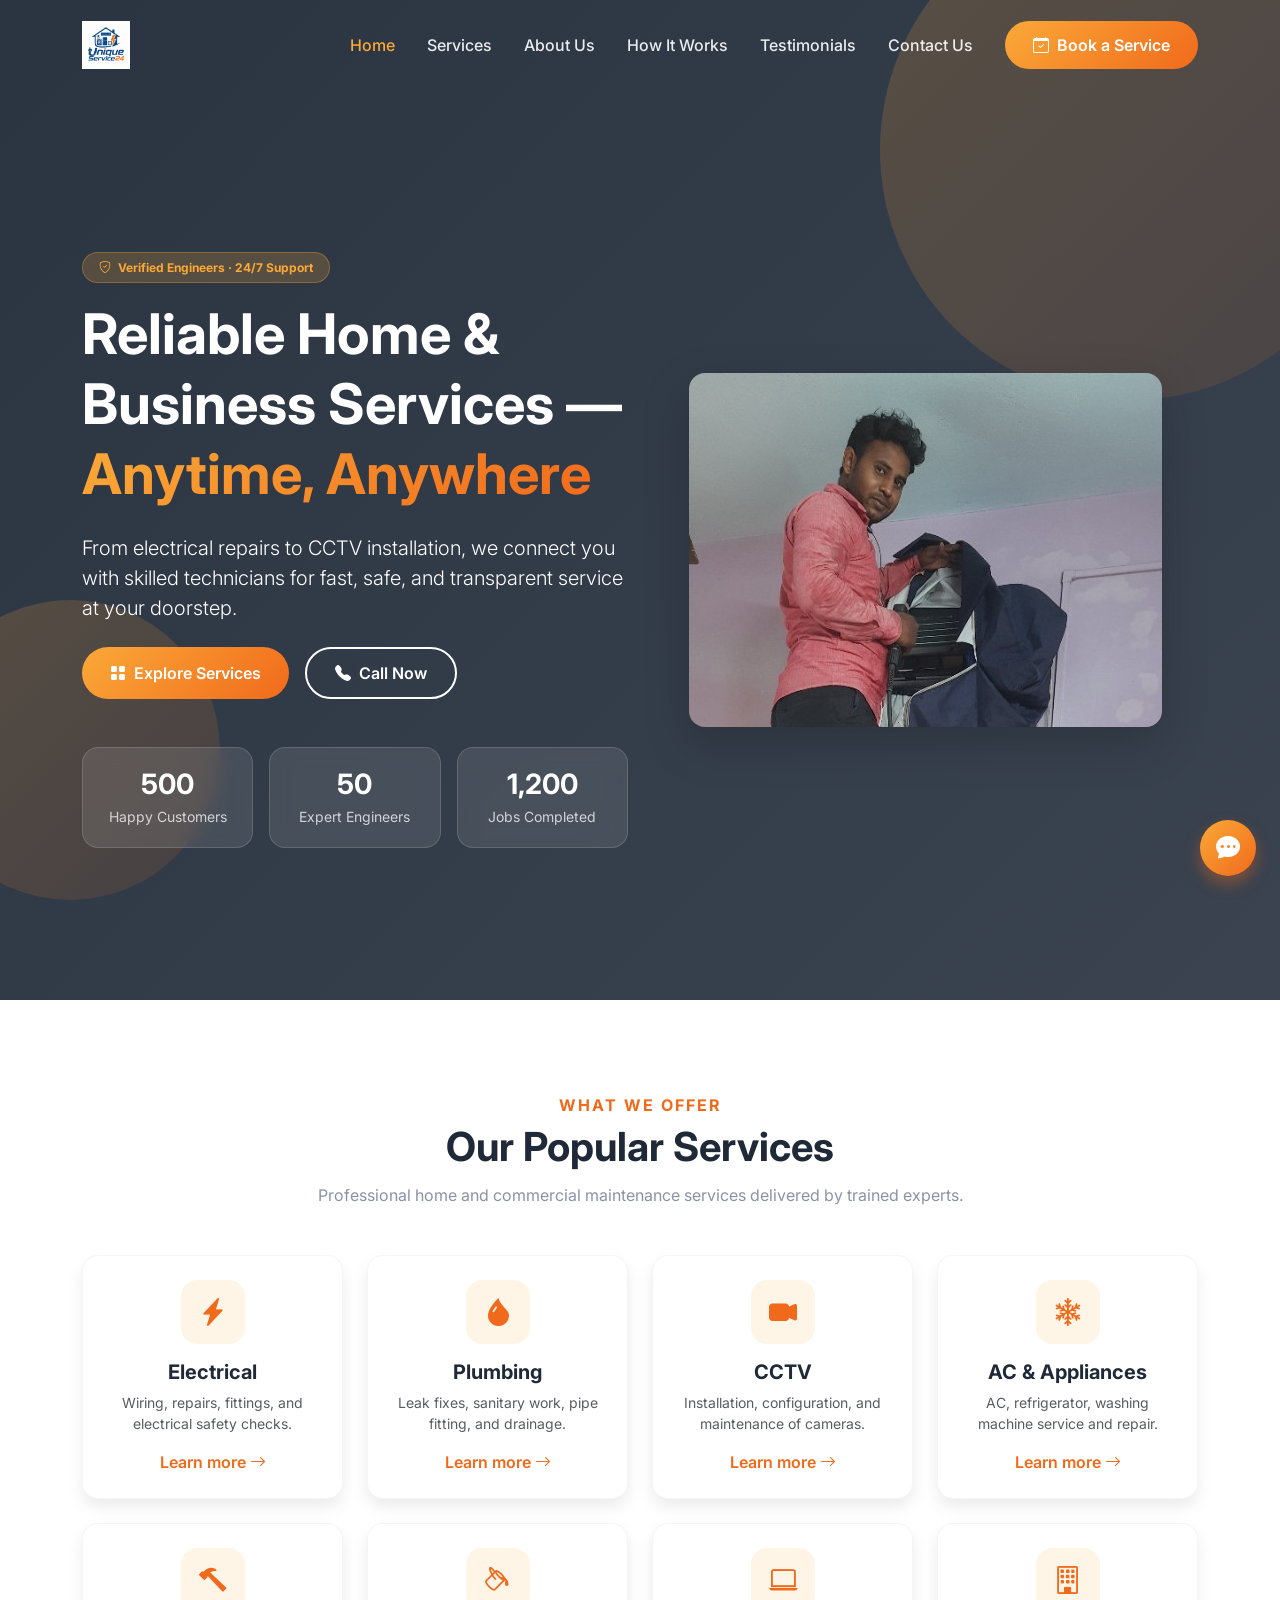
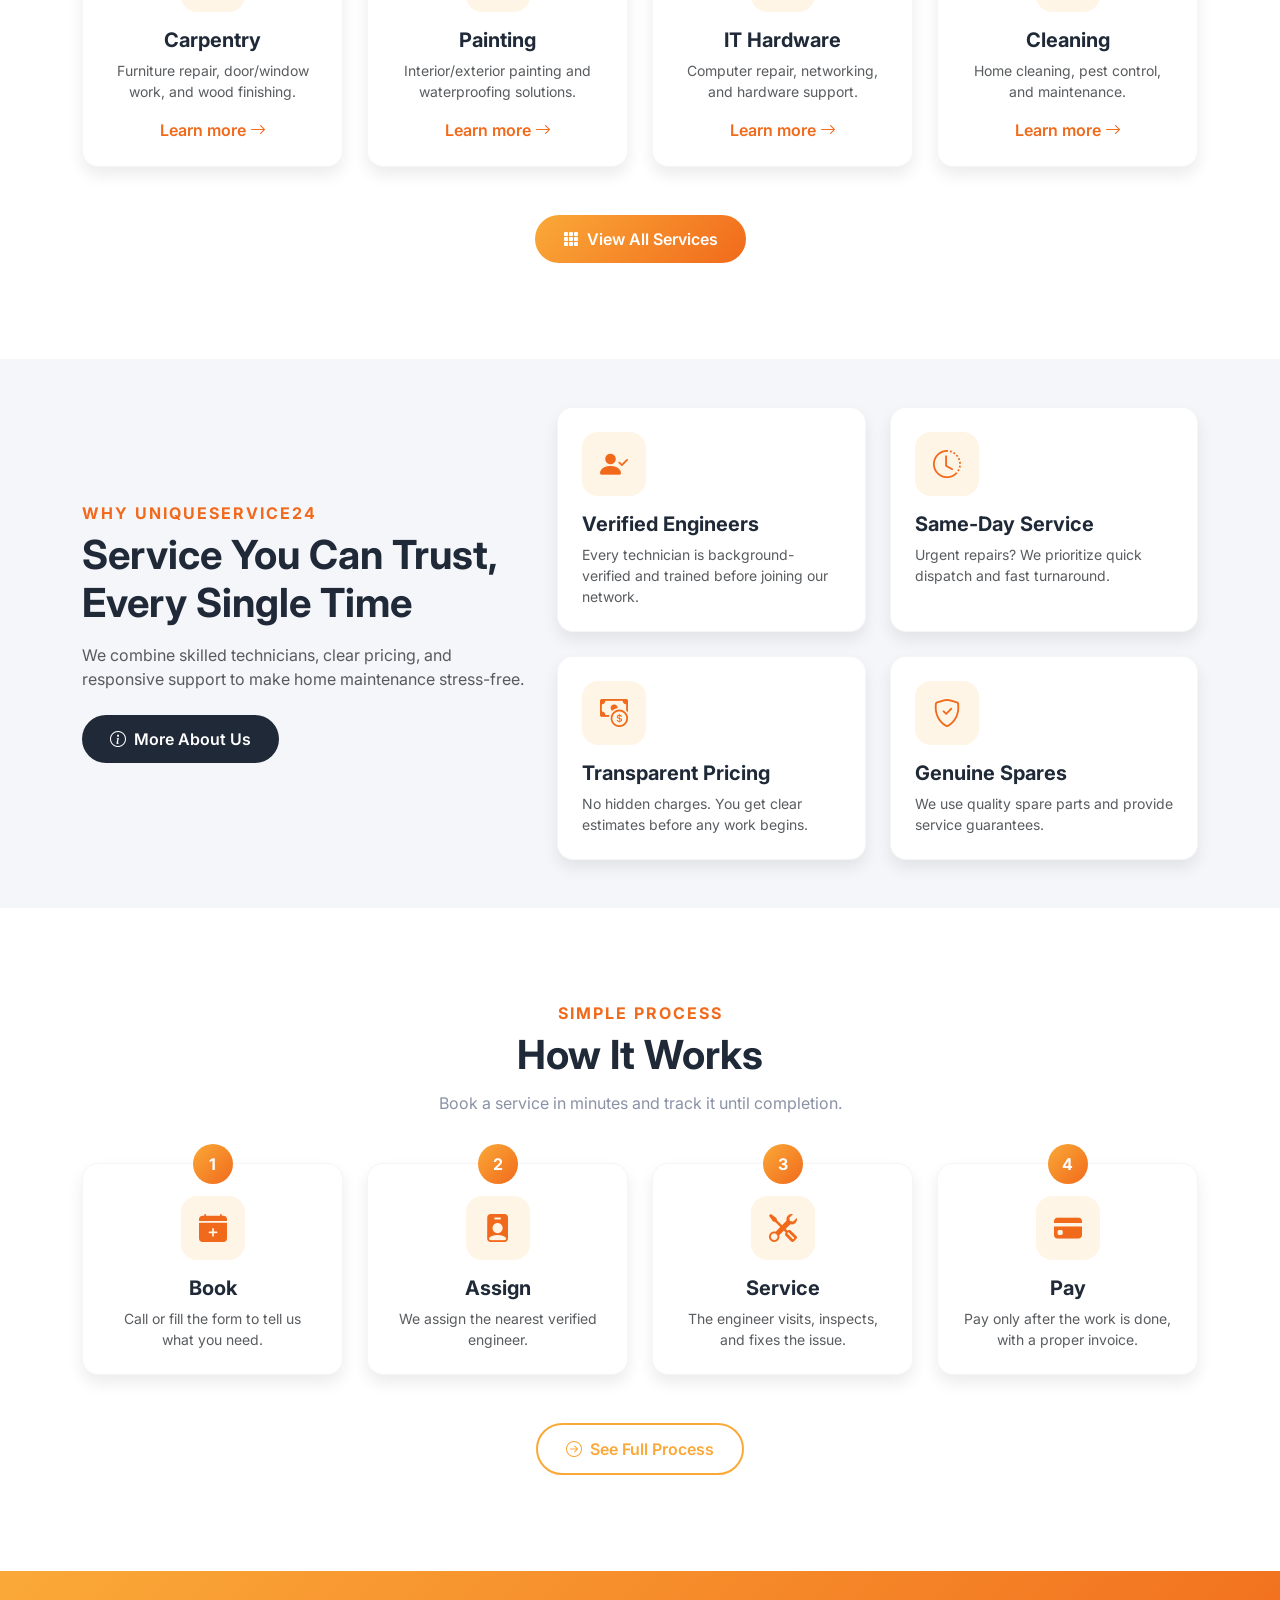
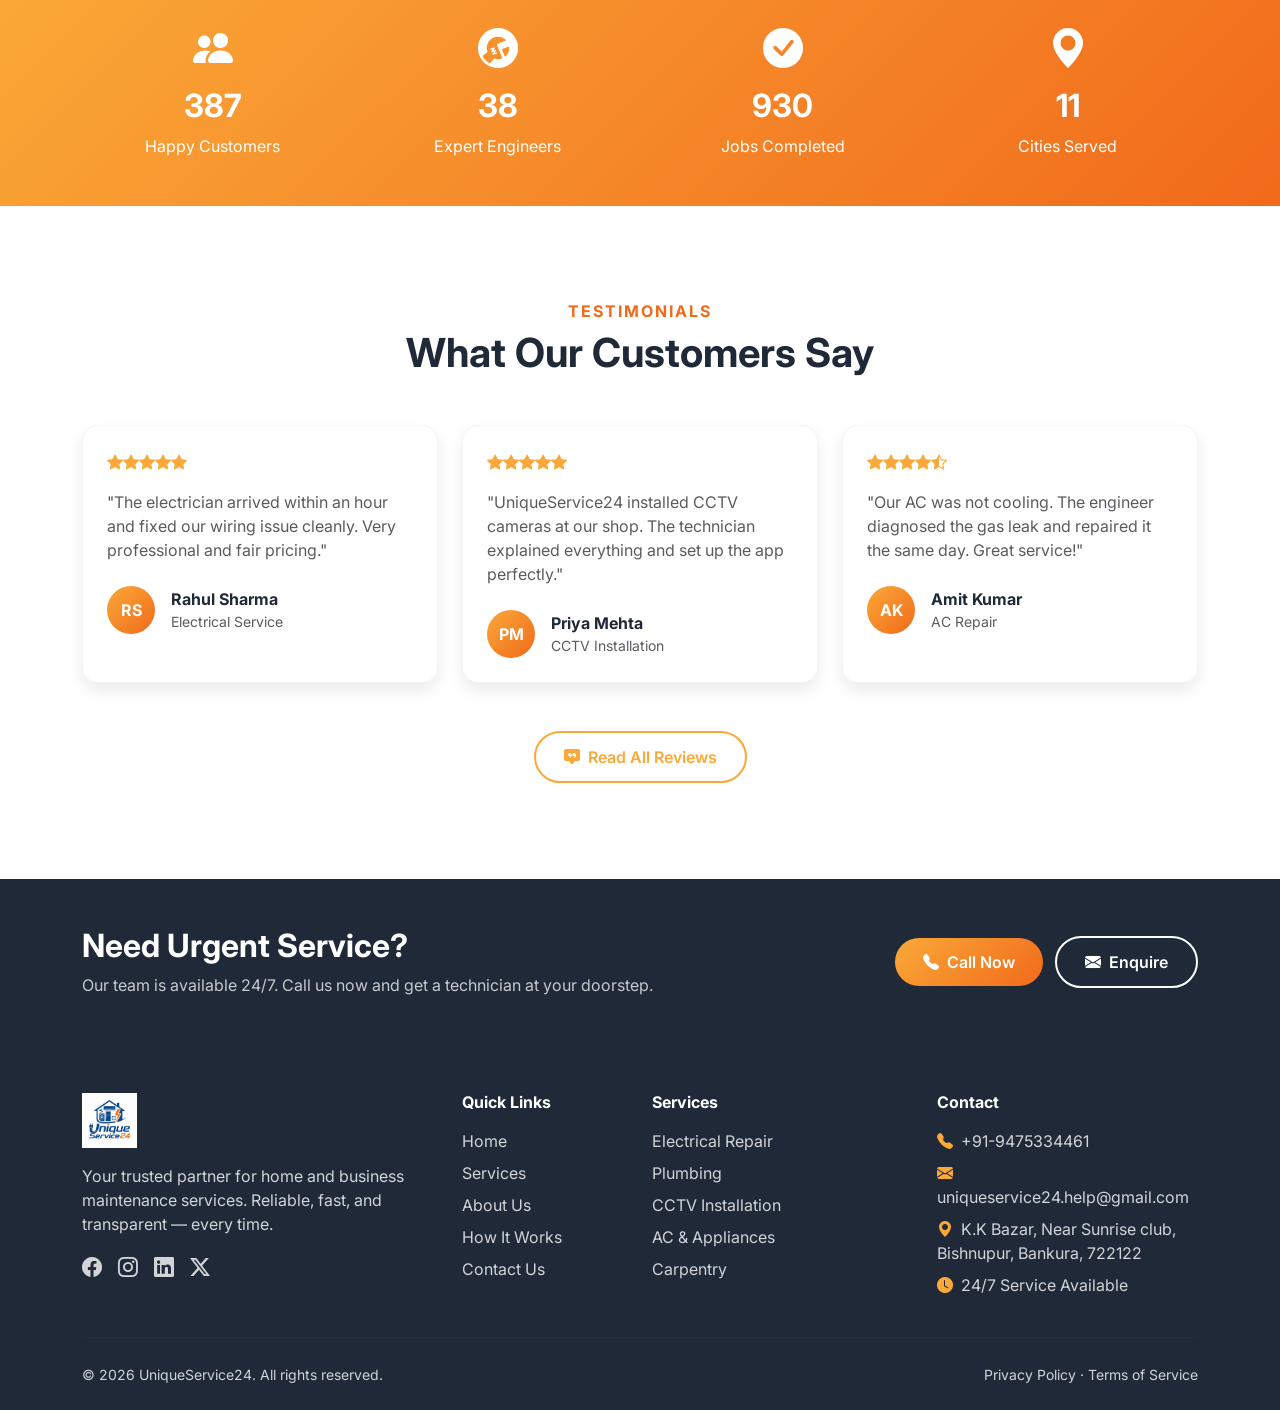
<file: index.html>
<!DOCTYPE html>
<html lang="en">
<head>
    <meta charset="UTF-8">
    <meta name="viewport" content="width=device-width, initial-scale=1.0">
    <title>UniqueService24 - Reliable Home & Business Services</title>
    <meta name="description" content="Book trusted electricians, plumbers, CCTV experts, AC technicians and more. 24/7 service, verified engineers, transparent pricing.">
    <link rel="preconnect" href="https://fonts.googleapis.com">
    <link href="https://fonts.googleapis.com/css2?family=Inter:wght@300;400;500;600;700&display=swap" rel="stylesheet">
    <link href="https://cdn.jsdelivr.net/npm/bootstrap@5.3.2/dist/css/bootstrap.min.css" rel="stylesheet">
    <link rel="stylesheet" href="https://cdn.jsdelivr.net/npm/bootstrap-icons@1.11.1/font/bootstrap-icons.css">
    <link href="https://unpkg.com/aos@2.3.1/dist/aos.css" rel="stylesheet">
    <link rel="icon" type="image/png" href="images/logo.png">
    <link rel="stylesheet" href="css/styles.css">
</head>
<body>
    <!-- Navbar -->
    <nav class="navbar navbar-expand-lg fixed-top us24-navbar">
        <div class="container">
            <a class="navbar-brand" href="index.html">
                <img src="images/logo.png" alt="UniqueService24" height="48">
            </a>
            <button class="navbar-toggler border-0" type="button" data-bs-toggle="collapse" data-bs-target="#mainNav">
                <span class="navbar-toggler-icon" style="filter: invert(1);"></span>
            </button>
            <div class="collapse navbar-collapse" id="mainNav">
                <ul class="navbar-nav ms-auto align-items-lg-center">
                    <li class="nav-item"><a class="nav-link active" href="index.html">Home</a></li>
                    <li class="nav-item"><a class="nav-link" href="services.html">Services</a></li>
                    <li class="nav-item"><a class="nav-link" href="about.html">About Us</a></li>
                    <li class="nav-item"><a class="nav-link" href="how-it-works.html">How It Works</a></li>
                    <li class="nav-item"><a class="nav-link" href="testimonials.html">Testimonials</a></li>
                    <li class="nav-item"><a class="nav-link" href="contact.html">Contact Us</a></li>
                    <li class="nav-item ms-lg-3 mt-2 mt-lg-0">
                        <a href="contact.html" class="us24-btn-primary text-decoration-none"><i class="bi bi-calendar-check"></i> Book a Service</a>
                    </li>
                </ul>
            </div>
        </div>
    </nav>

    <!-- Hero -->
    <section class="us24-hero">
        <div class="us24-hero-bg"></div>
        <div class="us24-hero-shape us24-hero-shape-1"></div>
        <div class="us24-hero-shape us24-hero-shape-2"></div>
        <div class="container position-relative">
            <div class="row align-items-center min-vh-100 py-5">
                <div class="col-lg-6 text-white" data-aos="fade-right">
                    <div class="badge rounded-pill px-3 py-2 mb-3" style="background: rgba(250,169,56,0.2); color: #FAA938; border: 1px solid rgba(250,169,56,0.3);">
                        <i class="bi bi-shield-check me-1"></i> Verified Engineers &middot; 24/7 Support
                    </div>
                    <h1 class="display-4 fw-bold mb-4 lh-sm">Reliable Home & Business Services — <span class="us24-gradient-text">Anytime, Anywhere</span></h1>
                    <p class="lead mb-4 opacity-90">From electrical repairs to CCTV installation, we connect you with skilled technicians for fast, safe, and transparent service at your doorstep.</p>
                    <div class="d-flex flex-wrap gap-3 mb-5">
                        <a href="services.html" class="us24-btn-primary text-decoration-none"><i class="bi bi-grid-fill"></i> Explore Services</a>
                        <a href="contact.html" class="us24-btn-outline border-white text-white text-decoration-none"><i class="bi bi-telephone-fill"></i> Call Now</a>
                    </div>
                    <div class="row g-3">
                        <div class="col-sm-4">
                            <div class="us24-stat-card text-center">
                                <div class="h3 fw-bold mb-1" data-counter="500">0</div>
                                <div class="small opacity-75">Happy Customers</div>
                            </div>
                        </div>
                        <div class="col-sm-4">
                            <div class="us24-stat-card text-center">
                                <div class="h3 fw-bold mb-1" data-counter="50">0</div>
                                <div class="small opacity-75">Expert Engineers</div>
                            </div>
                        </div>
                        <div class="col-sm-4">
                            <div class="us24-stat-card text-center">
                                <div class="h3 fw-bold mb-1" data-counter="1200">0</div>
                                <div class="small opacity-75">Jobs Completed</div>
                            </div>
                        </div>
                    </div>
                </div>
                <div class="col-lg-6 text-center d-none d-lg-block" data-aos="fade-left">
                    <img src="images/hero-ac-technician.jpg" alt="Service engineer" class="img-fluid rounded-4 shadow-lg us24-hero-image">
                </div>
            </div>
        </div>
    </section>

    <!-- Service Categories -->
    <section class="py-5 my-5">
        <div class="container">
            <div class="text-center mb-5" data-aos="fade-up">
                <h6 class="text-uppercase fw-bold mb-2" style="color: #F16A1B; letter-spacing: 2px;">What We Offer</h6>
                <h2 class="us24-section-title display-6">Our Popular Services</h2>
                <p class="us24-section-subtitle mx-auto">Professional home and commercial maintenance services delivered by trained experts.</p>
            </div>
            <div class="row g-4">
                <div class="col-md-6 col-lg-3" data-aos="fade-up" data-aos-delay="0">
                    <div class="us24-card p-4 h-100 text-center">
                        <div class="us24-icon-box mx-auto mb-3"><i class="bi bi-lightning-charge-fill"></i></div>
                        <h5 class="fw-bold mb-2" style="color: #1F2937;">Electrical</h5>
                        <p class="text-muted small mb-3">Wiring, repairs, fittings, and electrical safety checks.</p>
                        <a href="services.html" class="text-decoration-none fw-semibold" style="color: #F16A1B;">Learn more <i class="bi bi-arrow-right"></i></a>
                    </div>
                </div>
                <div class="col-md-6 col-lg-3" data-aos="fade-up" data-aos-delay="100">
                    <div class="us24-card p-4 h-100 text-center">
                        <div class="us24-icon-box mx-auto mb-3"><i class="bi bi-droplet-fill"></i></div>
                        <h5 class="fw-bold mb-2" style="color: #1F2937;">Plumbing</h5>
                        <p class="text-muted small mb-3">Leak fixes, sanitary work, pipe fitting, and drainage.</p>
                        <a href="services.html" class="text-decoration-none fw-semibold" style="color: #F16A1B;">Learn more <i class="bi bi-arrow-right"></i></a>
                    </div>
                </div>
                <div class="col-md-6 col-lg-3" data-aos="fade-up" data-aos-delay="200">
                    <div class="us24-card p-4 h-100 text-center">
                        <div class="us24-icon-box mx-auto mb-3"><i class="bi bi-camera-video-fill"></i></div>
                        <h5 class="fw-bold mb-2" style="color: #1F2937;">CCTV</h5>
                        <p class="text-muted small mb-3">Installation, configuration, and maintenance of cameras.</p>
                        <a href="services.html" class="text-decoration-none fw-semibold" style="color: #F16A1B;">Learn more <i class="bi bi-arrow-right"></i></a>
                    </div>
                </div>
                <div class="col-md-6 col-lg-3" data-aos="fade-up" data-aos-delay="300">
                    <div class="us24-card p-4 h-100 text-center">
                        <div class="us24-icon-box mx-auto mb-3"><i class="bi bi-snow2"></i></div>
                        <h5 class="fw-bold mb-2" style="color: #1F2937;">AC & Appliances</h5>
                        <p class="text-muted small mb-3">AC, refrigerator, washing machine service and repair.</p>
                        <a href="services.html" class="text-decoration-none fw-semibold" style="color: #F16A1B;">Learn more <i class="bi bi-arrow-right"></i></a>
                    </div>
                </div>
                <div class="col-md-6 col-lg-3" data-aos="fade-up" data-aos-delay="0">
                    <div class="us24-card p-4 h-100 text-center">
                        <div class="us24-icon-box mx-auto mb-3"><i class="bi bi-hammer"></i></div>
                        <h5 class="fw-bold mb-2" style="color: #1F2937;">Carpentry</h5>
                        <p class="text-muted small mb-3">Furniture repair, door/window work, and wood finishing.</p>
                        <a href="services.html" class="text-decoration-none fw-semibold" style="color: #F16A1B;">Learn more <i class="bi bi-arrow-right"></i></a>
                    </div>
                </div>
                <div class="col-md-6 col-lg-3" data-aos="fade-up" data-aos-delay="100">
                    <div class="us24-card p-4 h-100 text-center">
                        <div class="us24-icon-box mx-auto mb-3"><i class="bi bi-paint-bucket"></i></div>
                        <h5 class="fw-bold mb-2" style="color: #1F2937;">Painting</h5>
                        <p class="text-muted small mb-3">Interior/exterior painting and waterproofing solutions.</p>
                        <a href="services.html" class="text-decoration-none fw-semibold" style="color: #F16A1B;">Learn more <i class="bi bi-arrow-right"></i></a>
                    </div>
                </div>
                <div class="col-md-6 col-lg-3" data-aos="fade-up" data-aos-delay="200">
                    <div class="us24-card p-4 h-100 text-center">
                        <div class="us24-icon-box mx-auto mb-3"><i class="bi bi-laptop"></i></div>
                        <h5 class="fw-bold mb-2" style="color: #1F2937;">IT Hardware</h5>
                        <p class="text-muted small mb-3">Computer repair, networking, and hardware support.</p>
                        <a href="services.html" class="text-decoration-none fw-semibold" style="color: #F16A1B;">Learn more <i class="bi bi-arrow-right"></i></a>
                    </div>
                </div>
                <div class="col-md-6 col-lg-3" data-aos="fade-up" data-aos-delay="300">
                    <div class="us24-card p-4 h-100 text-center">
                        <div class="us24-icon-box mx-auto mb-3"><i class="bi bi-building"></i></div>
                        <h5 class="fw-bold mb-2" style="color: #1F2937;">Cleaning</h5>
                        <p class="text-muted small mb-3">Home cleaning, pest control, and maintenance.</p>
                        <a href="services.html" class="text-decoration-none fw-semibold" style="color: #F16A1B;">Learn more <i class="bi bi-arrow-right"></i></a>
                    </div>
                </div>
            </div>
            <div class="text-center mt-5" data-aos="fade-up">
                <a href="services.html" class="us24-btn-primary text-decoration-none"><i class="bi bi-grid-3x3-gap-fill"></i> View All Services</a>
            </div>
        </div>
    </section>

    <!-- Why Choose Us -->
    <section class="py-5" style="background-color: #F5F6FA;">
        <div class="container">
            <div class="row align-items-center">
                <div class="col-lg-5 mb-4 mb-lg-0" data-aos="fade-right">
                    <h6 class="text-uppercase fw-bold mb-2" style="color: #F16A1B; letter-spacing: 2px;">Why UniqueService24</h6>
                    <h2 class="us24-section-title display-6 mb-3">Service You Can Trust, Every Single Time</h2>
                    <p class="text-muted mb-4">We combine skilled technicians, clear pricing, and responsive support to make home maintenance stress-free.</p>
                    <a href="about.html" class="us24-btn-navy text-decoration-none"><i class="bi bi-info-circle"></i> More About Us</a>
                </div>
                <div class="col-lg-7">
                    <div class="row g-4">
                        <div class="col-md-6" data-aos="fade-up" data-aos-delay="0">
                            <div class="us24-card p-4 h-100">
                                <div class="us24-icon-box mb-3"><i class="bi bi-person-check-fill"></i></div>
                                <h5 class="fw-bold" style="color: #1F2937;">Verified Engineers</h5>
                                <p class="text-muted small mb-0">Every technician is background-verified and trained before joining our network.</p>
                            </div>
                        </div>
                        <div class="col-md-6" data-aos="fade-up" data-aos-delay="100">
                            <div class="us24-card p-4 h-100">
                                <div class="us24-icon-box mb-3"><i class="bi bi-clock-history"></i></div>
                                <h5 class="fw-bold" style="color: #1F2937;">Same-Day Service</h5>
                                <p class="text-muted small mb-0">Urgent repairs? We prioritize quick dispatch and fast turnaround.</p>
                            </div>
                        </div>
                        <div class="col-md-6" data-aos="fade-up" data-aos-delay="200">
                            <div class="us24-card p-4 h-100">
                                <div class="us24-icon-box mb-3"><i class="bi bi-cash-coin"></i></div>
                                <h5 class="fw-bold" style="color: #1F2937;">Transparent Pricing</h5>
                                <p class="text-muted small mb-0">No hidden charges. You get clear estimates before any work begins.</p>
                            </div>
                        </div>
                        <div class="col-md-6" data-aos="fade-up" data-aos-delay="300">
                            <div class="us24-card p-4 h-100">
                                <div class="us24-icon-box mb-3"><i class="bi bi-shield-check"></i></div>
                                <h5 class="fw-bold" style="color: #1F2937;">Genuine Spares</h5>
                                <p class="text-muted small mb-0">We use quality spare parts and provide service guarantees.</p>
                            </div>
                        </div>
                    </div>
                </div>
            </div>
        </div>
    </section>

    <!-- How It Works -->
    <section class="py-5 my-5">
        <div class="container">
            <div class="text-center mb-5" data-aos="fade-up">
                <h6 class="text-uppercase fw-bold mb-2" style="color: #F16A1B; letter-spacing: 2px;">Simple Process</h6>
                <h2 class="us24-section-title display-6">How It Works</h2>
                <p class="us24-section-subtitle mx-auto">Book a service in minutes and track it until completion.</p>
            </div>
            <div class="row g-4">
                <div class="col-md-6 col-lg-3" data-aos="fade-up" data-aos-delay="0">
                    <div class="us24-card p-4 text-center h-100 position-relative">
                        <div class="position-absolute top-0 start-50 translate-middle rounded-circle d-flex align-items-center justify-content-center fw-bold text-white" style="width: 40px; height: 40px; background: linear-gradient(135deg, #FAA938, #F16A1B);">1</div>
                        <div class="us24-icon-box mx-auto mb-3 mt-2"><i class="bi bi-calendar-plus-fill"></i></div>
                        <h5 class="fw-bold" style="color: #1F2937;">Book</h5>
                        <p class="text-muted small mb-0">Call or fill the form to tell us what you need.</p>
                    </div>
                </div>
                <div class="col-md-6 col-lg-3" data-aos="fade-up" data-aos-delay="100">
                    <div class="us24-card p-4 text-center h-100 position-relative">
                        <div class="position-absolute top-0 start-50 translate-middle rounded-circle d-flex align-items-center justify-content-center fw-bold text-white" style="width: 40px; height: 40px; background: linear-gradient(135deg, #FAA938, #F16A1B);">2</div>
                        <div class="us24-icon-box mx-auto mb-3 mt-2"><i class="bi bi-person-badge-fill"></i></div>
                        <h5 class="fw-bold" style="color: #1F2937;">Assign</h5>
                        <p class="text-muted small mb-0">We assign the nearest verified engineer.</p>
                    </div>
                </div>
                <div class="col-md-6 col-lg-3" data-aos="fade-up" data-aos-delay="200">
                    <div class="us24-card p-4 text-center h-100 position-relative">
                        <div class="position-absolute top-0 start-50 translate-middle rounded-circle d-flex align-items-center justify-content-center fw-bold text-white" style="width: 40px; height: 40px; background: linear-gradient(135deg, #FAA938, #F16A1B);">3</div>
                        <div class="us24-icon-box mx-auto mb-3 mt-2"><i class="bi bi-tools"></i></div>
                        <h5 class="fw-bold" style="color: #1F2937;">Service</h5>
                        <p class="text-muted small mb-0">The engineer visits, inspects, and fixes the issue.</p>
                    </div>
                </div>
                <div class="col-md-6 col-lg-3" data-aos="fade-up" data-aos-delay="300">
                    <div class="us24-card p-4 text-center h-100 position-relative">
                        <div class="position-absolute top-0 start-50 translate-middle rounded-circle d-flex align-items-center justify-content-center fw-bold text-white" style="width: 40px; height: 40px; background: linear-gradient(135deg, #FAA938, #F16A1B);">4</div>
                        <div class="us24-icon-box mx-auto mb-3 mt-2"><i class="bi bi-credit-card-fill"></i></div>
                        <h5 class="fw-bold" style="color: #1F2937;">Pay</h5>
                        <p class="text-muted small mb-0">Pay only after the work is done, with a proper invoice.</p>
                    </div>
                </div>
            </div>
            <div class="text-center mt-5" data-aos="fade-up">
                <a href="how-it-works.html" class="us24-btn-outline text-decoration-none"><i class="bi bi-arrow-right-circle"></i> See Full Process</a>
            </div>
        </div>
    </section>

    <!-- Stats -->
    <section class="py-5 us24-gradient-bg text-white">
        <div class="container">
            <div class="row g-4 text-center">
                <div class="col-6 col-lg-3" data-aos="zoom-in" data-aos-delay="0">
                    <i class="bi bi-people-fill fs-1 mb-2 d-block"></i>
                    <div class="h2 fw-bold" data-counter="500">0</div>
                    <div>Happy Customers</div>
                </div>
                <div class="col-6 col-lg-3" data-aos="zoom-in" data-aos-delay="100">
                    <i class="bi bi-wrench-adjustable-circle-fill fs-1 mb-2 d-block"></i>
                    <div class="h2 fw-bold" data-counter="50">0</div>
                    <div>Expert Engineers</div>
                </div>
                <div class="col-6 col-lg-3" data-aos="zoom-in" data-aos-delay="200">
                    <i class="bi bi-check-circle-fill fs-1 mb-2 d-block"></i>
                    <div class="h2 fw-bold" data-counter="1200">0</div>
                    <div>Jobs Completed</div>
                </div>
                <div class="col-6 col-lg-3" data-aos="zoom-in" data-aos-delay="300">
                    <i class="bi bi-geo-alt-fill fs-1 mb-2 d-block"></i>
                    <div class="h2 fw-bold" data-counter="15">0</div>
                    <div>Cities Served</div>
                </div>
            </div>
        </div>
    </section>

    <!-- Testimonials Preview -->
    <section class="py-5 my-5">
        <div class="container">
            <div class="text-center mb-5" data-aos="fade-up">
                <h6 class="text-uppercase fw-bold mb-2" style="color: #F16A1B; letter-spacing: 2px;">Testimonials</h6>
                <h2 class="us24-section-title display-6">What Our Customers Say</h2>
            </div>
            <div class="row g-4">
                <div class="col-md-4" data-aos="fade-up" data-aos-delay="0">
                    <div class="us24-card p-4 h-100">
                        <div class="mb-3" style="color: #FAA938;">
                            <i class="bi bi-star-fill"></i><i class="bi bi-star-fill"></i><i class="bi bi-star-fill"></i><i class="bi bi-star-fill"></i><i class="bi bi-star-fill"></i>
                        </div>
                        <p class="text-muted mb-4">"The electrician arrived within an hour and fixed our wiring issue cleanly. Very professional and fair pricing."</p>
                        <div class="d-flex align-items-center">
                            <div class="rounded-circle d-flex align-items-center justify-content-center fw-bold text-white me-3" style="width: 48px; height: 48px; background: linear-gradient(135deg, #FAA938, #F16A1B);">RS</div>
                            <div>
                                <div class="fw-bold" style="color: #1F2937;">Rahul Sharma</div>
                                <div class="small text-muted">Electrical Service</div>
                            </div>
                        </div>
                    </div>
                </div>
                <div class="col-md-4" data-aos="fade-up" data-aos-delay="100">
                    <div class="us24-card p-4 h-100">
                        <div class="mb-3" style="color: #FAA938;">
                            <i class="bi bi-star-fill"></i><i class="bi bi-star-fill"></i><i class="bi bi-star-fill"></i><i class="bi bi-star-fill"></i><i class="bi bi-star-fill"></i>
                        </div>
                        <p class="text-muted mb-4">"UniqueService24 installed CCTV cameras at our shop. The technician explained everything and set up the app perfectly."</p>
                        <div class="d-flex align-items-center">
                            <div class="rounded-circle d-flex align-items-center justify-content-center fw-bold text-white me-3" style="width: 48px; height: 48px; background: linear-gradient(135deg, #FAA938, #F16A1B);">PM</div>
                            <div>
                                <div class="fw-bold" style="color: #1F2937;">Priya Mehta</div>
                                <div class="small text-muted">CCTV Installation</div>
                            </div>
                        </div>
                    </div>
                </div>
                <div class="col-md-4" data-aos="fade-up" data-aos-delay="200">
                    <div class="us24-card p-4 h-100">
                        <div class="mb-3" style="color: #FAA938;">
                            <i class="bi bi-star-fill"></i><i class="bi bi-star-fill"></i><i class="bi bi-star-fill"></i><i class="bi bi-star-fill"></i><i class="bi bi-star-half"></i>
                        </div>
                        <p class="text-muted mb-4">"Our AC was not cooling. The engineer diagnosed the gas leak and repaired it the same day. Great service!"</p>
                        <div class="d-flex align-items-center">
                            <div class="rounded-circle d-flex align-items-center justify-content-center fw-bold text-white me-3" style="width: 48px; height: 48px; background: linear-gradient(135deg, #FAA938, #F16A1B);">AK</div>
                            <div>
                                <div class="fw-bold" style="color: #1F2937;">Amit Kumar</div>
                                <div class="small text-muted">AC Repair</div>
                            </div>
                        </div>
                    </div>
                </div>
            </div>
            <div class="text-center mt-5" data-aos="fade-up">
                <a href="testimonials.html" class="us24-btn-outline text-decoration-none"><i class="bi bi-chat-square-quote-fill"></i> Read All Reviews</a>
            </div>
        </div>
    </section>

    <!-- CTA Banner -->
    <section class="py-5" style="background-color: #1F2937;">
        <div class="container">
            <div class="row align-items-center">
                <div class="col-lg-8 text-white mb-4 mb-lg-0" data-aos="fade-right">
                    <h2 class="fw-bold mb-2">Need Urgent Service?</h2>
                    <p class="mb-0 opacity-75">Our team is available 24/7. Call us now and get a technician at your doorstep.</p>
                </div>
                <div class="col-lg-4 text-lg-end" data-aos="fade-left">
                    <a href="contact.html" class="us24-btn-primary text-decoration-none me-2"><i class="bi bi-telephone-fill"></i> Call Now</a>
                    <a href="contact.html" class="us24-btn-outline border-white text-white text-decoration-none"><i class="bi bi-envelope-fill"></i> Enquire</a>
                </div>
            </div>
        </div>
    </section>

    <!-- Footer -->
    <footer class="us24-footer pt-5 pb-4">
        <div class="container">
            <div class="row g-4">
                <div class="col-lg-4">
                    <a class="d-block mb-3" href="index.html">
                        <img src="images/logo.png" alt="UniqueService24" height="55">
                    </a>
                    <p>Your trusted partner for home and business maintenance services. Reliable, fast, and transparent — every time.</p>
                    <div class="d-flex gap-3 mt-3">
                        <a href="#" class="fs-5"><i class="bi bi-facebook"></i></a>
                        <a href="#" class="fs-5"><i class="bi bi-instagram"></i></a>
                        <a href="#" class="fs-5"><i class="bi bi-linkedin"></i></a>
                        <a href="#" class="fs-5"><i class="bi bi-twitter-x"></i></a>
                    </div>
                </div>
                <div class="col-lg-2 col-md-4">
                    <h6 class="text-white fw-bold mb-3">Quick Links</h6>
                    <ul class="list-unstyled">
                        <li class="mb-2"><a href="index.html">Home</a></li>
                        <li class="mb-2"><a href="services.html">Services</a></li>
                        <li class="mb-2"><a href="about.html">About Us</a></li>
                        <li class="mb-2"><a href="how-it-works.html">How It Works</a></li>
                        <li class="mb-2"><a href="contact.html">Contact Us</a></li>
                    </ul>
                </div>
                <div class="col-lg-3 col-md-4">
                    <h6 class="text-white fw-bold mb-3">Services</h6>
                    <ul class="list-unstyled">
                        <li class="mb-2"><a href="services.html">Electrical Repair</a></li>
                        <li class="mb-2"><a href="services.html">Plumbing</a></li>
                        <li class="mb-2"><a href="services.html">CCTV Installation</a></li>
                        <li class="mb-2"><a href="services.html">AC & Appliances</a></li>
                        <li class="mb-2"><a href="services.html">Carpentry</a></li>
                    </ul>
                </div>
                <div class="col-lg-3 col-md-4">
                    <h6 class="text-white fw-bold mb-3">Contact</h6>
                    <ul class="list-unstyled">
                        <li class="mb-2"><i class="bi bi-telephone-fill me-2" style="color: #FAA938;"></i>+91-9475334461</li>
                        <li class="mb-2"><i class="bi bi-envelope-fill me-2" style="color: #FAA938;"></i>uniqueservice24.help@gmail.com</li>
                        <li class="mb-2"><i class="bi bi-geo-alt-fill me-2" style="color: #FAA938;"></i>K.K Bazar, Near Sunrise club, Bishnupur, Bankura, 722122</li>
                        <li class="mb-2"><i class="bi bi-clock-fill me-2" style="color: #FAA938;"></i>24/7 Service Available</li>
                    </ul>
                </div>
            </div>
            <hr class="my-4" style="border-color: rgba(255,255,255,0.1);">
            <div class="row">
                <div class="col-md-6 text-center text-md-start">
                    <small>&copy; <span class="current-year"></span> UniqueService24. All rights reserved.</small>
                </div>
                <div class="col-md-6 text-center text-md-end">
                    <small><a href="#">Privacy Policy</a> &middot; <a href="#">Terms of Service</a></small>
                </div>
            </div>
        </div>
    </footer>

    <!-- Floating Call Button -->
    <a href="contact.html" class="us24-fab text-decoration-none" title="Contact Us">
        <i class="bi bi-chat-dots-fill fs-4"></i>
    </a>

    <script src="https://cdn.jsdelivr.net/npm/bootstrap@5.3.2/dist/js/bootstrap.bundle.min.js"></script>
    <script src="https://unpkg.com/aos@2.3.1/dist/aos.js"></script>
    <script src="js/main.js"></script>
</body>
</html>
</file>
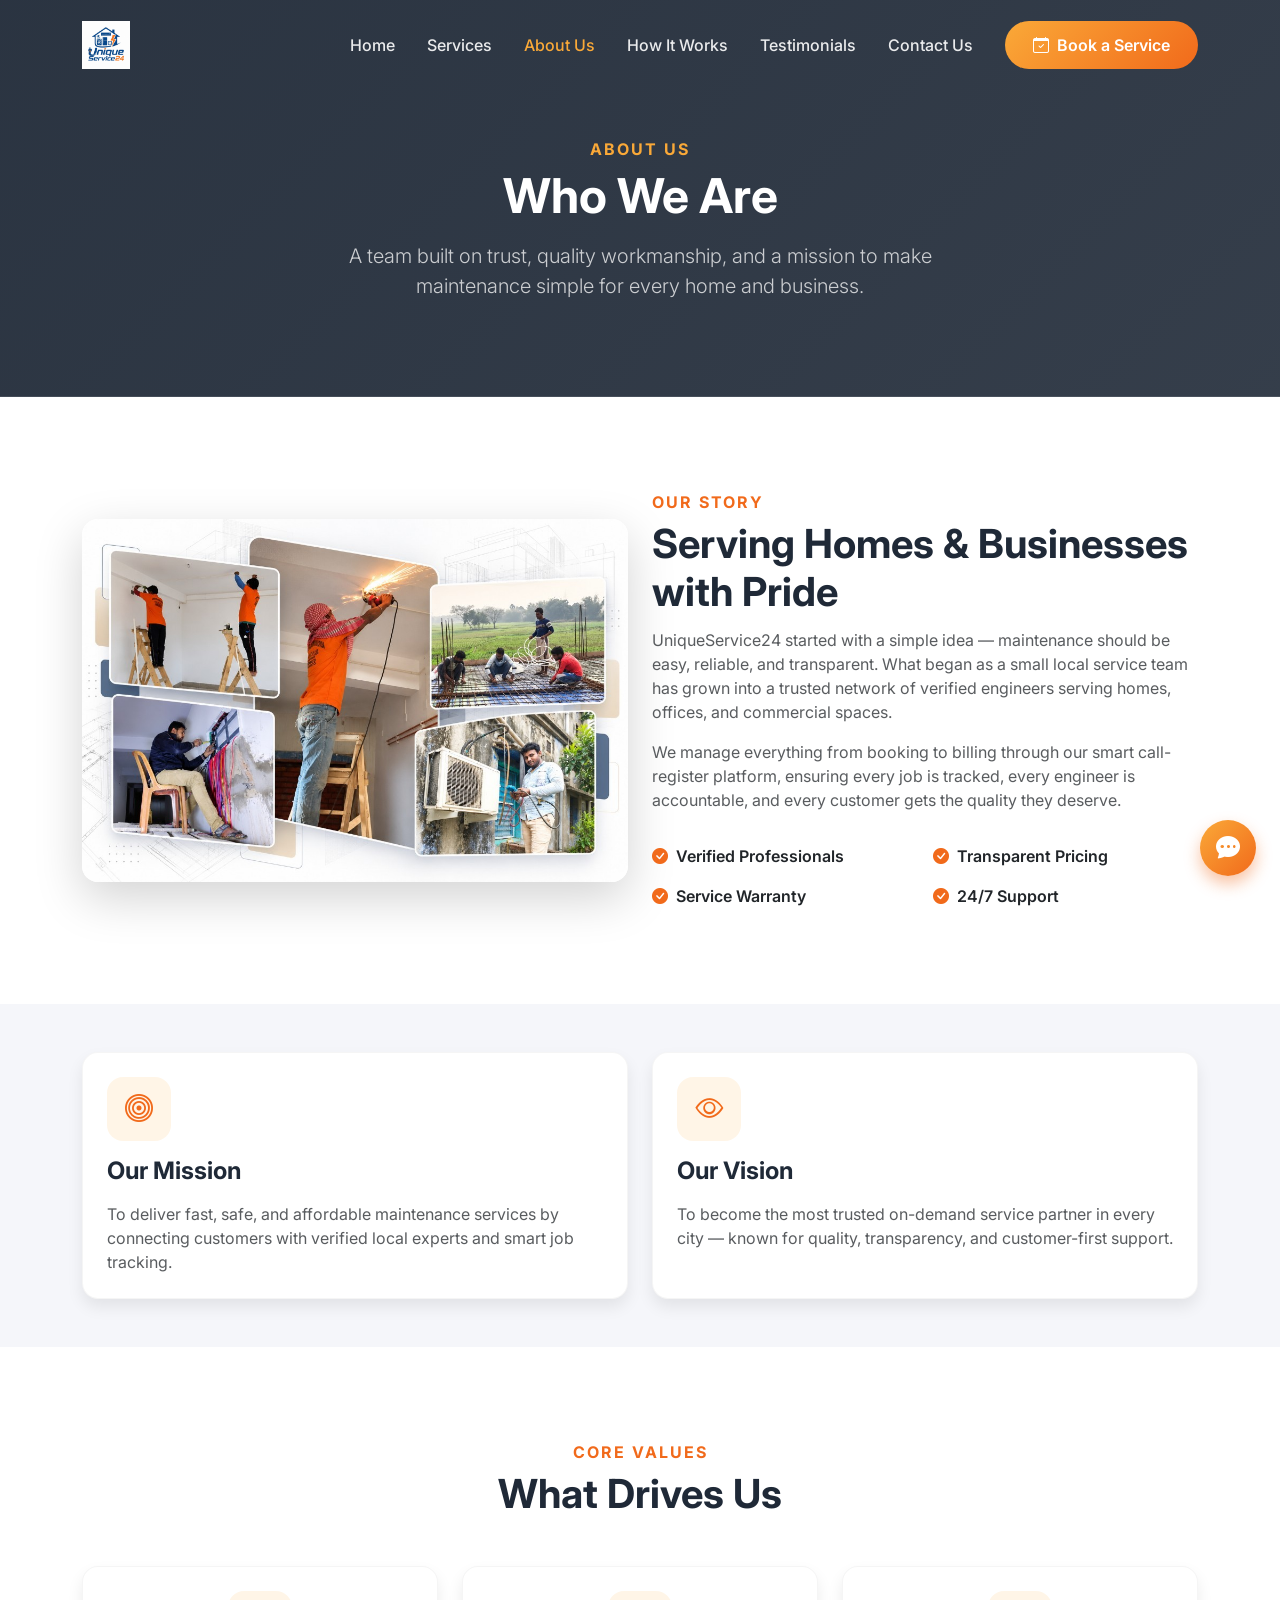
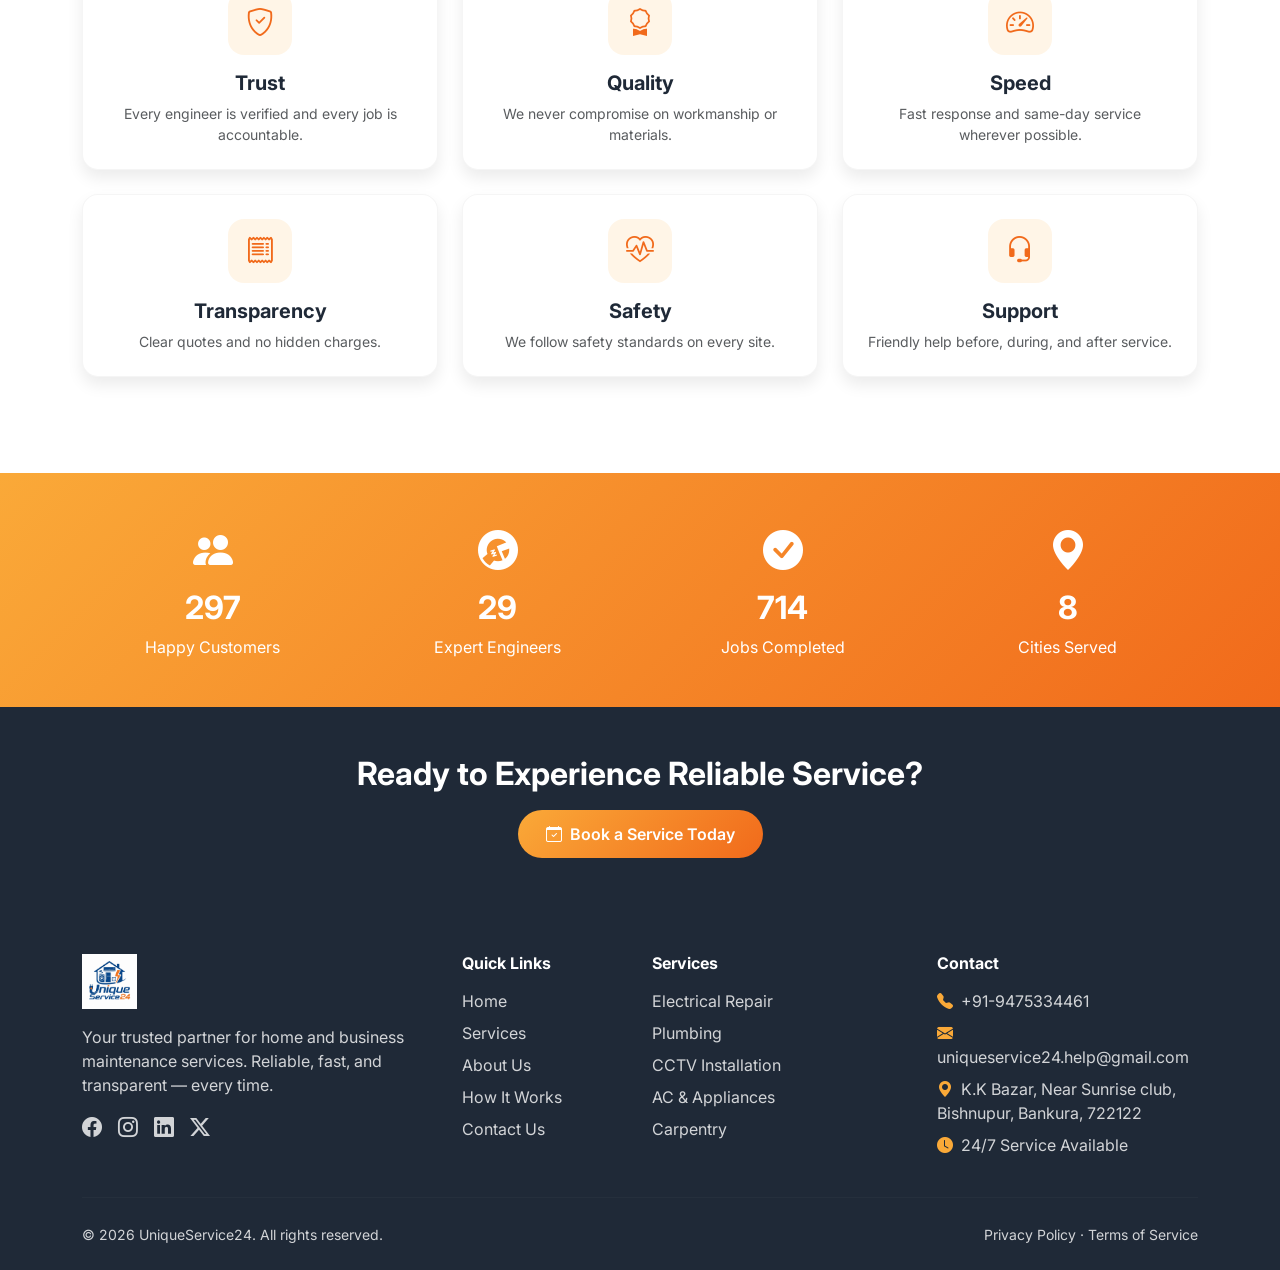
<file: about.html>
<!DOCTYPE html>
<html lang="en">
<head>
    <meta charset="UTF-8">
    <meta name="viewport" content="width=device-width, initial-scale=1.0">
    <title>About Us - UniqueService24</title>
    <meta name="description" content="Learn about UniqueService24 — our mission, values, and commitment to reliable home and business maintenance services.">
    <link rel="preconnect" href="https://fonts.googleapis.com">
    <link href="https://fonts.googleapis.com/css2?family=Inter:wght@300;400;500;600;700&display=swap" rel="stylesheet">
    <link href="https://cdn.jsdelivr.net/npm/bootstrap@5.3.2/dist/css/bootstrap.min.css" rel="stylesheet">
    <link rel="stylesheet" href="https://cdn.jsdelivr.net/npm/bootstrap-icons@1.11.1/font/bootstrap-icons.css">
    <link href="https://unpkg.com/aos@2.3.1/dist/aos.css" rel="stylesheet">
    <link rel="icon" type="image/png" href="images/logo.png">
    <link rel="stylesheet" href="css/styles.css">
</head>
<body>
    <nav class="navbar navbar-expand-lg fixed-top us24-navbar">
        <div class="container">
            <a class="navbar-brand" href="index.html">
                <img src="images/logo.png" alt="UniqueService24" height="48">
            </a>
            <button class="navbar-toggler border-0" type="button" data-bs-toggle="collapse" data-bs-target="#mainNav">
                <span class="navbar-toggler-icon" style="filter: invert(1);"></span>
            </button>
            <div class="collapse navbar-collapse" id="mainNav">
                <ul class="navbar-nav ms-auto align-items-lg-center">
                    <li class="nav-item"><a class="nav-link" href="index.html">Home</a></li>
                    <li class="nav-item"><a class="nav-link" href="services.html">Services</a></li>
                    <li class="nav-item"><a class="nav-link active" href="about.html">About Us</a></li>
                    <li class="nav-item"><a class="nav-link" href="how-it-works.html">How It Works</a></li>
                    <li class="nav-item"><a class="nav-link" href="testimonials.html">Testimonials</a></li>
                    <li class="nav-item"><a class="nav-link" href="contact.html">Contact Us</a></li>
                    <li class="nav-item ms-lg-3 mt-2 mt-lg-0">
                        <a href="contact.html" class="us24-btn-primary text-decoration-none"><i class="bi bi-calendar-check"></i> Book a Service</a>
                    </li>
                </ul>
            </div>
        </div>
    </nav>

    <section class="us24-page-hero">
        <div class="container text-center">
            <h6 class="text-uppercase fw-bold mb-2" style="color: #FAA938; letter-spacing: 2px;" data-aos="fade-down">About Us</h6>
            <h1 class="display-5 fw-bold mb-3" data-aos="fade-up">Who We Are</h1>
            <p class="lead opacity-75 mx-auto" style="max-width: 700px;" data-aos="fade-up" data-aos-delay="100">A team built on trust, quality workmanship, and a mission to make maintenance simple for every home and business.</p>
        </div>
    </section>

    <section class="py-5 my-5">
        <div class="container">
            <div class="row align-items-center">
                <div class="col-lg-6 mb-4 mb-lg-0" data-aos="fade-right">
                    <img src="images/team-collage.jpg" alt="Our team" class="img-fluid rounded-4 shadow-lg">
                </div>
                <div class="col-lg-6" data-aos="fade-left">
                    <h6 class="text-uppercase fw-bold mb-2" style="color: #F16A1B; letter-spacing: 2px;">Our Story</h6>
                    <h2 class="us24-section-title display-6">Serving Homes & Businesses with Pride</h2>
                    <p class="text-muted">UniqueService24 started with a simple idea — maintenance should be easy, reliable, and transparent. What began as a small local service team has grown into a trusted network of verified engineers serving homes, offices, and commercial spaces.</p>
                    <p class="text-muted">We manage everything from booking to billing through our smart call-register platform, ensuring every job is tracked, every engineer is accountable, and every customer gets the quality they deserve.</p>
                    <div class="row g-3 mt-3">
                        <div class="col-sm-6">
                            <div class="d-flex align-items-center">
                                <i class="bi bi-check-circle-fill me-2" style="color: #F16A1B;"></i>
                                <span class="fw-semibold">Verified Professionals</span>
                            </div>
                        </div>
                        <div class="col-sm-6">
                            <div class="d-flex align-items-center">
                                <i class="bi bi-check-circle-fill me-2" style="color: #F16A1B;"></i>
                                <span class="fw-semibold">Transparent Pricing</span>
                            </div>
                        </div>
                        <div class="col-sm-6">
                            <div class="d-flex align-items-center">
                                <i class="bi bi-check-circle-fill me-2" style="color: #F16A1B;"></i>
                                <span class="fw-semibold">Service Warranty</span>
                            </div>
                        </div>
                        <div class="col-sm-6">
                            <div class="d-flex align-items-center">
                                <i class="bi bi-check-circle-fill me-2" style="color: #F16A1B;"></i>
                                <span class="fw-semibold">24/7 Support</span>
                            </div>
                        </div>
                    </div>
                </div>
            </div>
        </div>
    </section>

    <section class="py-5" style="background-color: #F5F6FA;">
        <div class="container">
            <div class="row g-4">
                <div class="col-md-6" data-aos="fade-up" data-aos-delay="0">
                    <div class="us24-card p-4 h-100">
                        <div class="us24-icon-box mb-3"><i class="bi bi-bullseye"></i></div>
                        <h4 class="fw-bold mb-3" style="color: #1F2937;">Our Mission</h4>
                        <p class="text-muted mb-0">To deliver fast, safe, and affordable maintenance services by connecting customers with verified local experts and smart job tracking.</p>
                    </div>
                </div>
                <div class="col-md-6" data-aos="fade-up" data-aos-delay="100">
                    <div class="us24-card p-4 h-100">
                        <div class="us24-icon-box mb-3"><i class="bi bi-eye"></i></div>
                        <h4 class="fw-bold mb-3" style="color: #1F2937;">Our Vision</h4>
                        <p class="text-muted mb-0">To become the most trusted on-demand service partner in every city — known for quality, transparency, and customer-first support.</p>
                    </div>
                </div>
            </div>
        </div>
    </section>

    <section class="py-5 my-5">
        <div class="container">
            <div class="text-center mb-5" data-aos="fade-up">
                <h6 class="text-uppercase fw-bold mb-2" style="color: #F16A1B; letter-spacing: 2px;">Core Values</h6>
                <h2 class="us24-section-title display-6">What Drives Us</h2>
            </div>
            <div class="row g-4">
                <div class="col-md-4" data-aos="fade-up" data-aos-delay="0">
                    <div class="us24-card p-4 h-100 text-center">
                        <div class="us24-icon-box mx-auto mb-3"><i class="bi bi-shield-check"></i></div>
                        <h5 class="fw-bold" style="color: #1F2937;">Trust</h5>
                        <p class="text-muted small mb-0">Every engineer is verified and every job is accountable.</p>
                    </div>
                </div>
                <div class="col-md-4" data-aos="fade-up" data-aos-delay="100">
                    <div class="us24-card p-4 h-100 text-center">
                        <div class="us24-icon-box mx-auto mb-3"><i class="bi bi-award"></i></div>
                        <h5 class="fw-bold" style="color: #1F2937;">Quality</h5>
                        <p class="text-muted small mb-0">We never compromise on workmanship or materials.</p>
                    </div>
                </div>
                <div class="col-md-4" data-aos="fade-up" data-aos-delay="200">
                    <div class="us24-card p-4 h-100 text-center">
                        <div class="us24-icon-box mx-auto mb-3"><i class="bi bi-speedometer2"></i></div>
                        <h5 class="fw-bold" style="color: #1F2937;">Speed</h5>
                        <p class="text-muted small mb-0">Fast response and same-day service wherever possible.</p>
                    </div>
                </div>
                <div class="col-md-4" data-aos="fade-up" data-aos-delay="0">
                    <div class="us24-card p-4 h-100 text-center">
                        <div class="us24-icon-box mx-auto mb-3"><i class="bi bi-receipt"></i></div>
                        <h5 class="fw-bold" style="color: #1F2937;">Transparency</h5>
                        <p class="text-muted small mb-0">Clear quotes and no hidden charges.</p>
                    </div>
                </div>
                <div class="col-md-4" data-aos="fade-up" data-aos-delay="100">
                    <div class="us24-card p-4 h-100 text-center">
                        <div class="us24-icon-box mx-auto mb-3"><i class="bi bi-heart-pulse"></i></div>
                        <h5 class="fw-bold" style="color: #1F2937;">Safety</h5>
                        <p class="text-muted small mb-0">We follow safety standards on every site.</p>
                    </div>
                </div>
                <div class="col-md-4" data-aos="fade-up" data-aos-delay="200">
                    <div class="us24-card p-4 h-100 text-center">
                        <div class="us24-icon-box mx-auto mb-3"><i class="bi bi-headset"></i></div>
                        <h5 class="fw-bold" style="color: #1F2937;">Support</h5>
                        <p class="text-muted small mb-0">Friendly help before, during, and after service.</p>
                    </div>
                </div>
            </div>
        </div>
    </section>

    <section class="py-5 us24-gradient-bg text-white">
        <div class="container">
            <div class="row g-4 text-center">
                <div class="col-6 col-lg-3" data-aos="zoom-in" data-aos-delay="0">
                    <i class="bi bi-people-fill fs-1 mb-2 d-block"></i>
                    <div class="h2 fw-bold" data-counter="500">0</div>
                    <div>Happy Customers</div>
                </div>
                <div class="col-6 col-lg-3" data-aos="zoom-in" data-aos-delay="100">
                    <i class="bi bi-wrench-adjustable-circle-fill fs-1 mb-2 d-block"></i>
                    <div class="h2 fw-bold" data-counter="50">0</div>
                    <div>Expert Engineers</div>
                </div>
                <div class="col-6 col-lg-3" data-aos="zoom-in" data-aos-delay="200">
                    <i class="bi bi-check-circle-fill fs-1 mb-2 d-block"></i>
                    <div class="h2 fw-bold" data-counter="1200">0</div>
                    <div>Jobs Completed</div>
                </div>
                <div class="col-6 col-lg-3" data-aos="zoom-in" data-aos-delay="300">
                    <i class="bi bi-geo-alt-fill fs-1 mb-2 d-block"></i>
                    <div class="h2 fw-bold" data-counter="15">0</div>
                    <div>Cities Served</div>
                </div>
            </div>
        </div>
    </section>

    <!-- Team section hidden temporarily
    <section class="py-5 my-5">
        <div class="container">
            <div class="text-center mb-5" data-aos="fade-up">
                <h6 class="text-uppercase fw-bold mb-2" style="color: #F16A1B; letter-spacing: 2px;">Our Team</h6>
                <h2 class="us24-section-title display-6">Meet the People Behind UniqueService24</h2>
            </div>
            <div class="row g-4 justify-content-center">
                <div class="col-md-6 col-lg-3" data-aos="fade-up" data-aos-delay="0">
                    <div class="us24-card text-center p-4 h-100">
                        <img src="https://images.unsplash.com/photo-1560250097-0b93528c311a?auto=format&fit=crop&w=400&q=80" alt="Team member" class="rounded-circle mb-3 mx-auto" style="width: 120px; height: 120px; object-fit: cover;">
                        <h5 class="fw-bold mb-1" style="color: #1F2937;">Amit Sharma</h5>
                        <div class="small mb-2" style="color: #F16A1B;">Founder & CEO</div>
                        <p class="text-muted small mb-0">Visionary leader focused on building trust through technology-enabled service.</p>
                    </div>
                </div>
                <div class="col-md-6 col-lg-3" data-aos="fade-up" data-aos-delay="100">
                    <div class="us24-card text-center p-4 h-100">
                        <img src="https://images.unsplash.com/photo-1573496359142-b8d87734a5a2?auto=format&fit=crop&w=400&q=80" alt="Team member" class="rounded-circle mb-3 mx-auto" style="width: 120px; height: 120px; object-fit: cover;">
                        <h5 class="fw-bold mb-1" style="color: #1F2937;">Neha Gupta</h5>
                        <div class="small mb-2" style="color: #F16A1B;">Operations Head</div>
                        <p class="text-muted small mb-0">Ensures every booking is dispatched and completed on time.</p>
                    </div>
                </div>
                <div class="col-md-6 col-lg-3" data-aos="fade-up" data-aos-delay="200">
                    <div class="us24-card text-center p-4 h-100">
                        <img src="https://images.unsplash.com/photo-1472099645785-5658abf4ff4e?auto=format&fit=crop&w=400&q=80" alt="Team member" class="rounded-circle mb-3 mx-auto" style="width: 120px; height: 120px; object-fit: cover;">
                        <h5 class="fw-bold mb-1" style="color: #1F2937;">Ravi Patel</h5>
                        <div class="small mb-2" style="color: #F16A1B;">Technical Lead</div>
                        <p class="text-muted small mb-0">Oversees technician training and quality standards.</p>
                    </div>
                </div>
                <div class="col-md-6 col-lg-3" data-aos="fade-up" data-aos-delay="300">
                    <div class="us24-card text-center p-4 h-100">
                        <img src="https://images.unsplash.com/photo-1580489944761-15a19d654956?auto=format&fit=crop&w=400&q=80" alt="Team member" class="rounded-circle mb-3 mx-auto" style="width: 120px; height: 120px; object-fit: cover;">
                        <h5 class="fw-bold mb-1" style="color: #1F2937;">Sneha Roy</h5>
                        <div class="small mb-2" style="color: #F16A1B;">Customer Success</div>
                        <p class="text-muted small mb-0">Makes sure every customer query is heard and resolved.</p>
                    </div>
                </div>
            </div>
        </div>
    </section>
    -->

    <section class="py-5" style="background-color: #1F2937;">
        <div class="container text-center">
            <h2 class="fw-bold text-white mb-3" data-aos="fade-up">Ready to Experience Reliable Service?</h2>
            <a href="contact.html" class="us24-btn-primary text-decoration-none" data-aos="fade-up" data-aos-delay="100"><i class="bi bi-calendar-check"></i> Book a Service Today</a>
        </div>
    </section>

    <footer class="us24-footer pt-5 pb-4">
        <div class="container">
            <div class="row g-4">
                <div class="col-lg-4">
                    <a class="d-block mb-3" href="index.html">
                        <img src="images/logo.png" alt="UniqueService24" height="55">
                    </a>
                    <p>Your trusted partner for home and business maintenance services. Reliable, fast, and transparent — every time.</p>
                    <div class="d-flex gap-3 mt-3">
                        <a href="#" class="fs-5"><i class="bi bi-facebook"></i></a>
                        <a href="#" class="fs-5"><i class="bi bi-instagram"></i></a>
                        <a href="#" class="fs-5"><i class="bi bi-linkedin"></i></a>
                        <a href="#" class="fs-5"><i class="bi bi-twitter-x"></i></a>
                    </div>
                </div>
                <div class="col-lg-2 col-md-4">
                    <h6 class="text-white fw-bold mb-3">Quick Links</h6>
                    <ul class="list-unstyled">
                        <li class="mb-2"><a href="index.html">Home</a></li>
                        <li class="mb-2"><a href="services.html">Services</a></li>
                        <li class="mb-2"><a href="about.html">About Us</a></li>
                        <li class="mb-2"><a href="how-it-works.html">How It Works</a></li>
                        <li class="mb-2"><a href="contact.html">Contact Us</a></li>
                    </ul>
                </div>
                <div class="col-lg-3 col-md-4">
                    <h6 class="text-white fw-bold mb-3">Services</h6>
                    <ul class="list-unstyled">
                        <li class="mb-2"><a href="services.html">Electrical Repair</a></li>
                        <li class="mb-2"><a href="services.html">Plumbing</a></li>
                        <li class="mb-2"><a href="services.html">CCTV Installation</a></li>
                        <li class="mb-2"><a href="services.html">AC & Appliances</a></li>
                        <li class="mb-2"><a href="services.html">Carpentry</a></li>
                    </ul>
                </div>
                <div class="col-lg-3 col-md-4">
                    <h6 class="text-white fw-bold mb-3">Contact</h6>
                    <ul class="list-unstyled">
                        <li class="mb-2"><i class="bi bi-telephone-fill me-2" style="color: #FAA938;"></i>+91-9475334461</li>
                        <li class="mb-2"><i class="bi bi-envelope-fill me-2" style="color: #FAA938;"></i>uniqueservice24.help@gmail.com</li>
                        <li class="mb-2"><i class="bi bi-geo-alt-fill me-2" style="color: #FAA938;"></i>K.K Bazar, Near Sunrise club, Bishnupur, Bankura, 722122</li>
                        <li class="mb-2"><i class="bi bi-clock-fill me-2" style="color: #FAA938;"></i>24/7 Service Available</li>
                    </ul>
                </div>
            </div>
            <hr class="my-4" style="border-color: rgba(255,255,255,0.1);">
            <div class="row">
                <div class="col-md-6 text-center text-md-start">
                    <small>&copy; <span class="current-year"></span> UniqueService24. All rights reserved.</small>
                </div>
                <div class="col-md-6 text-center text-md-end">
                    <small><a href="#">Privacy Policy</a> &middot; <a href="#">Terms of Service</a></small>
                </div>
            </div>
        </div>
    </footer>

    <a href="contact.html" class="us24-fab text-decoration-none" title="Contact Us">
        <i class="bi bi-chat-dots-fill fs-4"></i>
    </a>

    <script src="https://cdn.jsdelivr.net/npm/bootstrap@5.3.2/dist/js/bootstrap.bundle.min.js"></script>
    <script src="https://unpkg.com/aos@2.3.1/dist/aos.js"></script>
    <script src="js/main.js"></script>
</body>
</html>
</file>
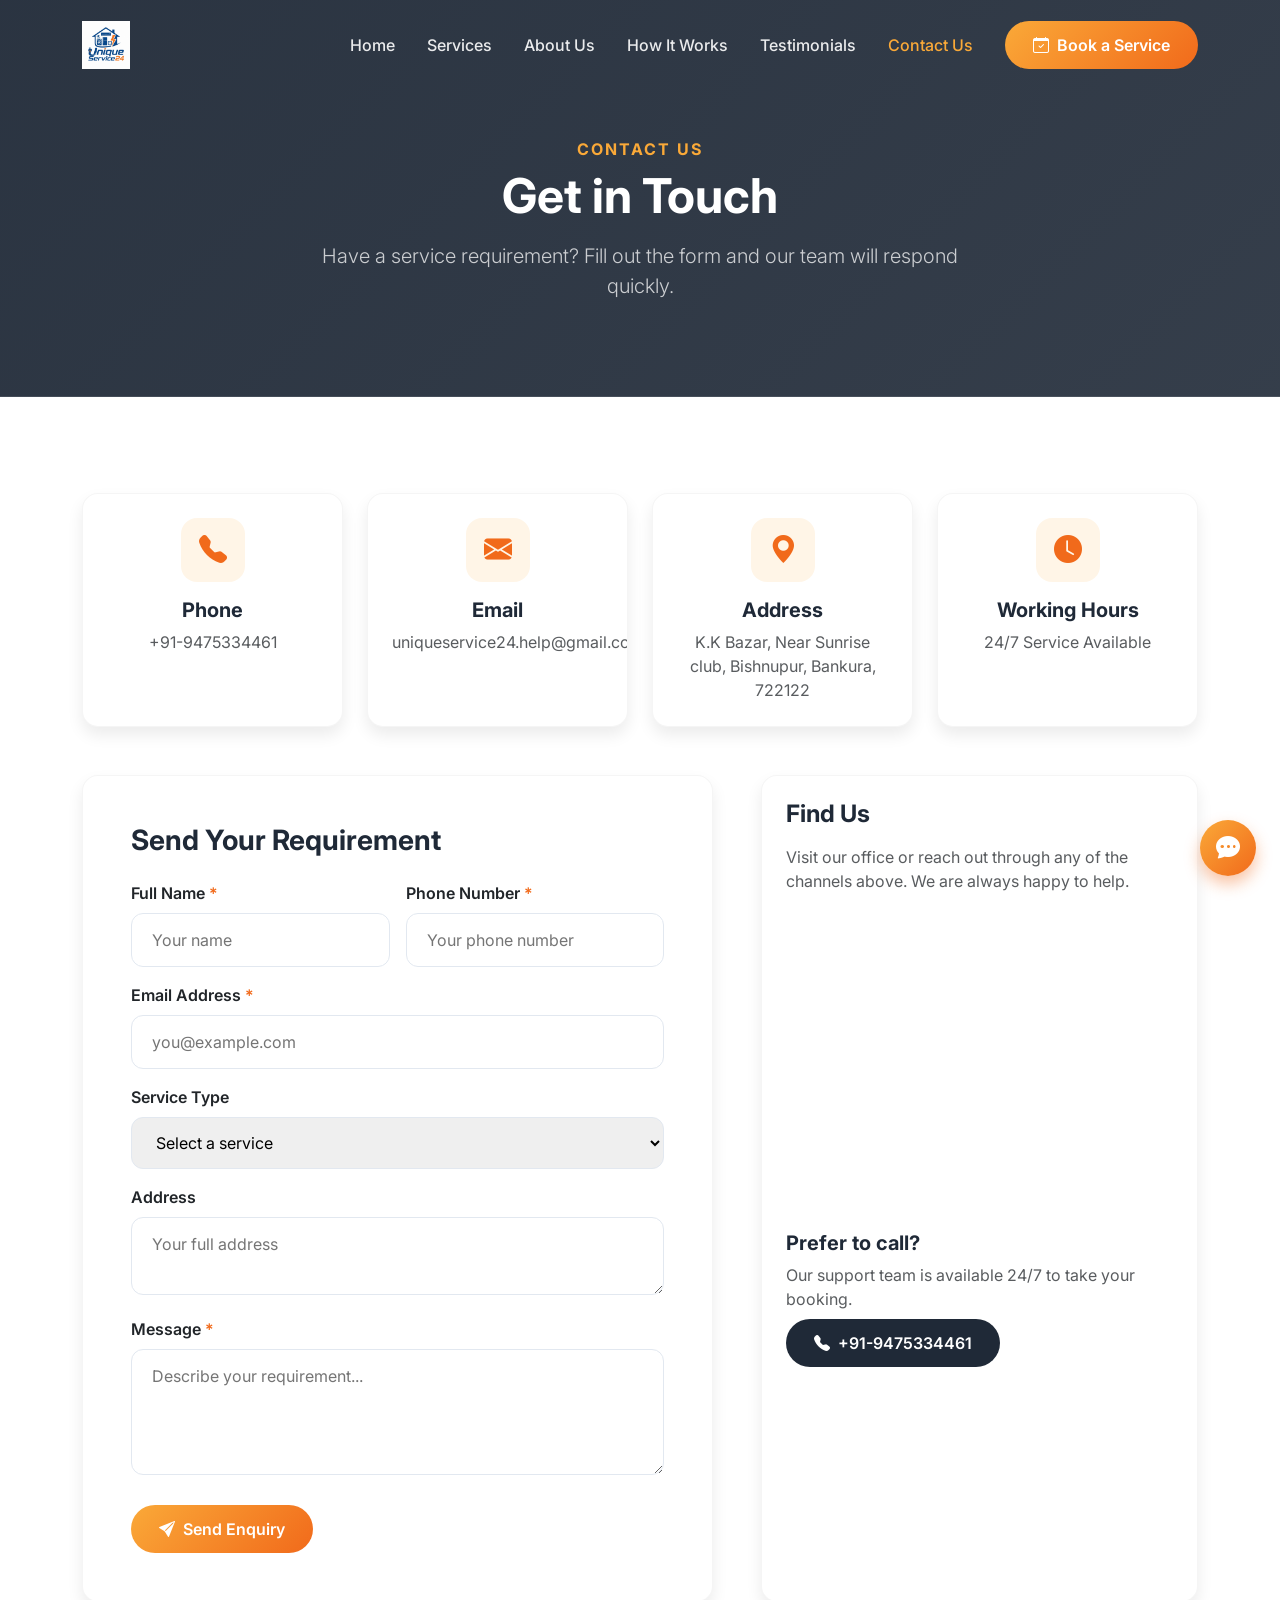
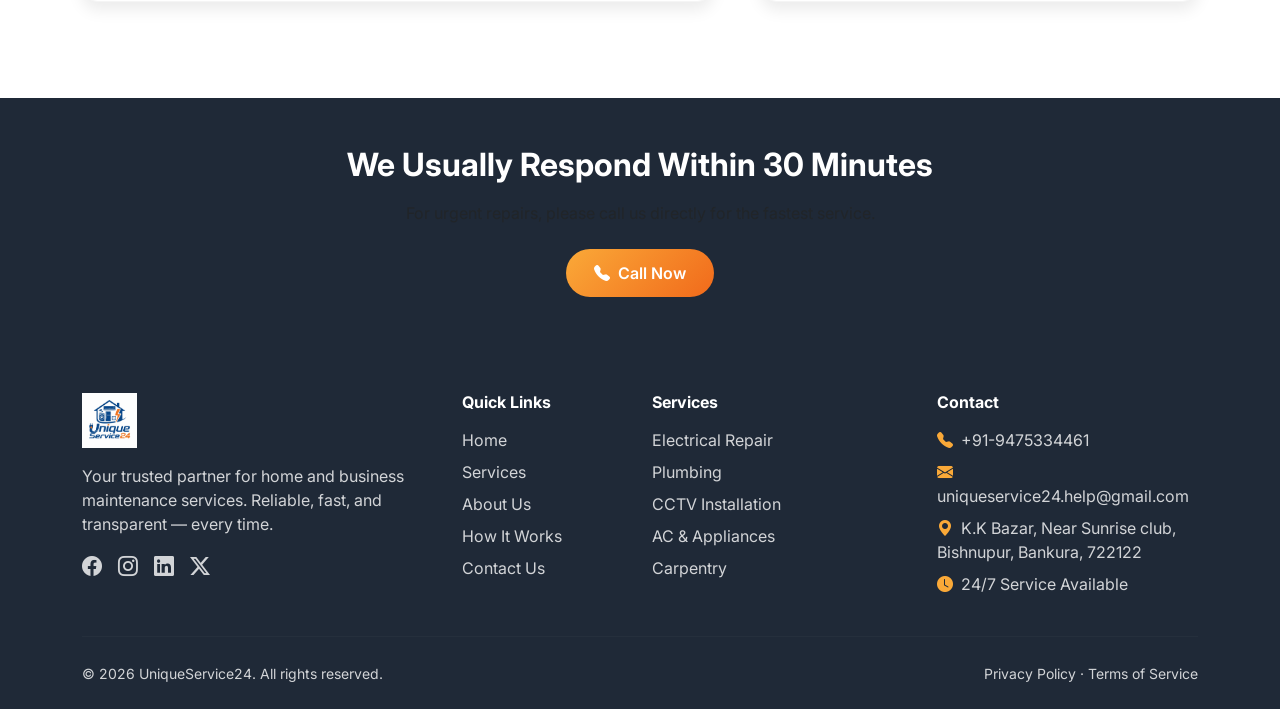
<file: contact.html>
<!DOCTYPE html>
<html lang="en">
<head>
    <meta charset="UTF-8">
    <meta name="viewport" content="width=device-width, initial-scale=1.0">
    <title>Contact Us - UniqueService24</title>
    <meta name="description" content="Contact UniqueService24 for home and business service enquiries. Book electrical, plumbing, CCTV, AC repair and more.">
    <link rel="preconnect" href="https://fonts.googleapis.com">
    <link href="https://fonts.googleapis.com/css2?family=Inter:wght@300;400;500;600;700&display=swap" rel="stylesheet">
    <link href="https://cdn.jsdelivr.net/npm/bootstrap@5.3.2/dist/css/bootstrap.min.css" rel="stylesheet">
    <link rel="stylesheet" href="https://cdn.jsdelivr.net/npm/bootstrap-icons@1.11.1/font/bootstrap-icons.css">
    <link href="https://unpkg.com/aos@2.3.1/dist/aos.css" rel="stylesheet">
    <link rel="icon" type="image/png" href="images/logo.png">
    <link rel="stylesheet" href="css/styles.css">
</head>
<body>
    <nav class="navbar navbar-expand-lg fixed-top us24-navbar">
        <div class="container">
            <a class="navbar-brand" href="index.html">
                <img src="images/logo.png" alt="UniqueService24" height="48">
            </a>
            <button class="navbar-toggler border-0" type="button" data-bs-toggle="collapse" data-bs-target="#mainNav">
                <span class="navbar-toggler-icon" style="filter: invert(1);"></span>
            </button>
            <div class="collapse navbar-collapse" id="mainNav">
                <ul class="navbar-nav ms-auto align-items-lg-center">
                    <li class="nav-item"><a class="nav-link" href="index.html">Home</a></li>
                    <li class="nav-item"><a class="nav-link" href="services.html">Services</a></li>
                    <li class="nav-item"><a class="nav-link" href="about.html">About Us</a></li>
                    <li class="nav-item"><a class="nav-link" href="how-it-works.html">How It Works</a></li>
                    <li class="nav-item"><a class="nav-link" href="testimonials.html">Testimonials</a></li>
                    <li class="nav-item"><a class="nav-link active" href="contact.html">Contact Us</a></li>
                    <li class="nav-item ms-lg-3 mt-2 mt-lg-0">
                        <a href="contact.html" class="us24-btn-primary text-decoration-none"><i class="bi bi-calendar-check"></i> Book a Service</a>
                    </li>
                </ul>
            </div>
        </div>
    </nav>

    <section class="us24-page-hero">
        <div class="container text-center">
            <h6 class="text-uppercase fw-bold mb-2" style="color: #FAA938; letter-spacing: 2px;" data-aos="fade-down">Contact Us</h6>
            <h1 class="display-5 fw-bold mb-3" data-aos="fade-up">Get in Touch</h1>
            <p class="lead opacity-75 mx-auto" style="max-width: 700px;" data-aos="fade-up" data-aos-delay="100">Have a service requirement? Fill out the form and our team will respond quickly.</p>
        </div>
    </section>

    <section class="py-5 my-5">
        <div class="container">
            <div class="row g-4 mb-5">
                <div class="col-md-6 col-lg-3" data-aos="fade-up" data-aos-delay="0">
                    <div class="us24-card p-4 h-100 text-center">
                        <div class="us24-icon-box mx-auto mb-3"><i class="bi bi-telephone-fill"></i></div>
                        <h5 class="fw-bold" style="color: #1F2937;">Phone</h5>
                        <p class="text-muted mb-0">+91-9475334461</p>
                    </div>
                </div>
                <div class="col-md-6 col-lg-3" data-aos="fade-up" data-aos-delay="100">
                    <div class="us24-card p-4 h-100 text-center">
                        <div class="us24-icon-box mx-auto mb-3"><i class="bi bi-envelope-fill"></i></div>
                        <h5 class="fw-bold" style="color: #1F2937;">Email</h5>
                        <p class="text-muted mb-0">uniqueservice24.help@gmail.com</p>
                    </div>
                </div>
                <div class="col-md-6 col-lg-3" data-aos="fade-up" data-aos-delay="200">
                    <div class="us24-card p-4 h-100 text-center">
                        <div class="us24-icon-box mx-auto mb-3"><i class="bi bi-geo-alt-fill"></i></div>
                        <h5 class="fw-bold" style="color: #1F2937;">Address</h5>
                        <p class="text-muted mb-0">K.K Bazar, Near Sunrise club, Bishnupur, Bankura, 722122</p>
                    </div>
                </div>
                <div class="col-md-6 col-lg-3" data-aos="fade-up" data-aos-delay="300">
                    <div class="us24-card p-4 h-100 text-center">
                        <div class="us24-icon-box mx-auto mb-3"><i class="bi bi-clock-fill"></i></div>
                        <h5 class="fw-bold" style="color: #1F2937;">Working Hours</h5>
                        <p class="text-muted mb-0">24/7 Service Available</p>
                    </div>
                </div>
            </div>

            <div class="row g-5">
                <div class="col-lg-7" data-aos="fade-right">
                    <div class="us24-card p-4 p-lg-5">
                        <h3 class="fw-bold mb-4" style="color: #1F2937;">Send Your Requirement</h3>
                        <div id="formMessage" class="us24-alert us24-alert-success" style="display: none;"></div>
                        <form id="contactForm" action="https://formsubmit.co/uniqueservice24.help@gmail.com" method="POST">
                            <input type="hidden" name="_subject" value="New Service Enquiry - UniqueService24">
                            <input type="hidden" name="_template" value="table">
                            <input type="hidden" name="_captcha" value="false">
                            <input type="hidden" name="_next" value="https://uniqueservice24.in/contact.html?submitted=true">
                            <div class="row g-3 mb-3">
                                <div class="col-md-6">
                                    <label for="name" class="form-label fw-semibold">Full Name <span style="color: #F16A1B;">*</span></label>
                                    <input type="text" class="us24-form-control w-100" id="name" name="name" placeholder="Your name" required>
                                </div>
                                <div class="col-md-6">
                                    <label for="phone" class="form-label fw-semibold">Phone Number <span style="color: #F16A1B;">*</span></label>
                                    <input type="tel" class="us24-form-control w-100" id="phone" name="phone" placeholder="Your phone number" required>
                                </div>
                            </div>
                            <div class="mb-3">
                                <label for="email" class="form-label fw-semibold">Email Address <span style="color: #F16A1B;">*</span></label>
                                <input type="email" class="us24-form-control w-100" id="email" name="email" placeholder="you@example.com" required>
                            </div>
                            <div class="mb-3">
                                <label for="serviceType" class="form-label fw-semibold">Service Type</label>
                                <select class="us24-form-control w-100" id="serviceType" name="service_type">
                                    <option value="">Select a service</option>
                                    <option value="Electrical Repair & Wiring">Electrical Repair & Wiring</option>
                                    <option value="Plumbing & Sanitary Work">Plumbing & Sanitary Work</option>
                                    <option value="CCTV Installation & Service">CCTV Installation & Service</option>
                                    <option value="AC Service & Repair">AC Service & Repair</option>
                                    <option value="Appliance Repair">Appliance Repair</option>
                                    <option value="Carpentry & Furniture Work">Carpentry & Furniture Work</option>
                                    <option value="Painting & Waterproofing">Painting & Waterproofing</option>
                                    <option value="Cleaning & Pest Control">Cleaning & Pest Control</option>
                                    <option value="IT / Computer Hardware Support">IT / Computer Hardware Support</option>
                                    <option value="Other">Other</option>
                                </select>
                            </div>
                            <div class="mb-3">
                                <label for="address" class="form-label fw-semibold">Address</label>
                                <textarea class="us24-form-control w-100" id="address" name="address" rows="2" placeholder="Your full address"></textarea>
                            </div>
                            <div class="mb-4">
                                <label for="message" class="form-label fw-semibold">Message <span style="color: #F16A1B;">*</span></label>
                                <textarea class="us24-form-control w-100" id="message" name="message" rows="4" placeholder="Describe your requirement..." required></textarea>
                            </div>
                            <button type="submit" class="us24-btn-primary border-0">
                                <i class="bi bi-send-fill"></i> Send Enquiry
                            </button>
                        </form>
                    </div>
                </div>
                <div class="col-lg-5" data-aos="fade-left">
                    <div class="us24-card p-4 h-100">
                        <h4 class="fw-bold mb-3" style="color: #1F2937;">Find Us</h4>
                        <p class="text-muted mb-4">Visit our office or reach out through any of the channels above. We are always happy to help.</p>
                        <div class="ratio ratio-4x3 rounded-4 overflow-hidden">
                            <iframe src="https://www.google.com/maps/embed?pb=!1m18!1m12!1m3!1d3683.6!2d87.3214304!3d23.0748595!2m3!1f0!2f0!3f0!3m2!1i1024!2i768!4f13.1!3m3!1m2!1s0x39f791006463f6bd%3A0xb2157b2047329972!2sK.K%20BAZAR!5e0!3m2!1sen!2sin!4v1600000000000!5m2!1sen!2sin" width="100%" height="100%" style="border:0;" allowfullscreen="" loading="lazy" referrerpolicy="no-referrer-when-downgrade"></iframe>
                        </div>
                        <div class="mt-4">
                            <h5 class="fw-bold" style="color: #1F2937;">Prefer to call?</h5>
                            <p class="text-muted mb-2">Our support team is available 24/7 to take your booking.</p>
                            <a href="tel:+91-9475334461" class="us24-btn-navy text-decoration-none"><i class="bi bi-telephone-fill"></i> +91-9475334461</a>
                        </div>
                    </div>
                </div>
            </div>
        </div>
    </section>

    <section class="py-5" style="background-color: #1F2937;">
        <div class="container text-center">
            <h2 class="fw-bold text-white mb-3" data-aos="fade-up">We Usually Respond Within 30 Minutes</h2>
            <p class="text-white-75 mb-4" data-aos="fade-up" data-aos-delay="100" style="max-width: 600px; margin: 0 auto;">For urgent repairs, please call us directly for the fastest service.</p>
            <a href="tel:+91-9475334461" class="us24-btn-primary text-decoration-none" data-aos="fade-up" data-aos-delay="200"><i class="bi bi-telephone-fill"></i> Call Now</a>
        </div>
    </section>

    <footer class="us24-footer pt-5 pb-4">
        <div class="container">
            <div class="row g-4">
                <div class="col-lg-4">
                    <a class="d-block mb-3" href="index.html">
                        <img src="images/logo.png" alt="UniqueService24" height="55">
                    </a>
                    <p>Your trusted partner for home and business maintenance services. Reliable, fast, and transparent — every time.</p>
                    <div class="d-flex gap-3 mt-3">
                        <a href="#" class="fs-5"><i class="bi bi-facebook"></i></a>
                        <a href="#" class="fs-5"><i class="bi bi-instagram"></i></a>
                        <a href="#" class="fs-5"><i class="bi bi-linkedin"></i></a>
                        <a href="#" class="fs-5"><i class="bi bi-twitter-x"></i></a>
                    </div>
                </div>
                <div class="col-lg-2 col-md-4">
                    <h6 class="text-white fw-bold mb-3">Quick Links</h6>
                    <ul class="list-unstyled">
                        <li class="mb-2"><a href="index.html">Home</a></li>
                        <li class="mb-2"><a href="services.html">Services</a></li>
                        <li class="mb-2"><a href="about.html">About Us</a></li>
                        <li class="mb-2"><a href="how-it-works.html">How It Works</a></li>
                        <li class="mb-2"><a href="contact.html">Contact Us</a></li>
                    </ul>
                </div>
                <div class="col-lg-3 col-md-4">
                    <h6 class="text-white fw-bold mb-3">Services</h6>
                    <ul class="list-unstyled">
                        <li class="mb-2"><a href="services.html">Electrical Repair</a></li>
                        <li class="mb-2"><a href="services.html">Plumbing</a></li>
                        <li class="mb-2"><a href="services.html">CCTV Installation</a></li>
                        <li class="mb-2"><a href="services.html">AC & Appliances</a></li>
                        <li class="mb-2"><a href="services.html">Carpentry</a></li>
                    </ul>
                </div>
                <div class="col-lg-3 col-md-4">
                    <h6 class="text-white fw-bold mb-3">Contact</h6>
                    <ul class="list-unstyled">
                        <li class="mb-2"><i class="bi bi-telephone-fill me-2" style="color: #FAA938;"></i>+91-9475334461</li>
                        <li class="mb-2"><i class="bi bi-envelope-fill me-2" style="color: #FAA938;"></i>uniqueservice24.help@gmail.com</li>
                        <li class="mb-2"><i class="bi bi-geo-alt-fill me-2" style="color: #FAA938;"></i>K.K Bazar, Near Sunrise club, Bishnupur, Bankura, 722122</li>
                        <li class="mb-2"><i class="bi bi-clock-fill me-2" style="color: #FAA938;"></i>24/7 Service Available</li>
                    </ul>
                </div>
            </div>
            <hr class="my-4" style="border-color: rgba(255,255,255,0.1);">
            <div class="row">
                <div class="col-md-6 text-center text-md-start">
                    <small>&copy; <span class="current-year"></span> UniqueService24. All rights reserved.</small>
                </div>
                <div class="col-md-6 text-center text-md-end">
                    <small><a href="#">Privacy Policy</a> &middot; <a href="#">Terms of Service</a></small>
                </div>
            </div>
        </div>
    </footer>

    <a href="contact.html" class="us24-fab text-decoration-none" title="Contact Us">
        <i class="bi bi-chat-dots-fill fs-4"></i>
    </a>

    <script src="https://cdn.jsdelivr.net/npm/bootstrap@5.3.2/dist/js/bootstrap.bundle.min.js"></script>
    <script src="https://unpkg.com/aos@2.3.1/dist/aos.js"></script>
    <script src="js/main.js"></script>
</body>
</html>
</file>
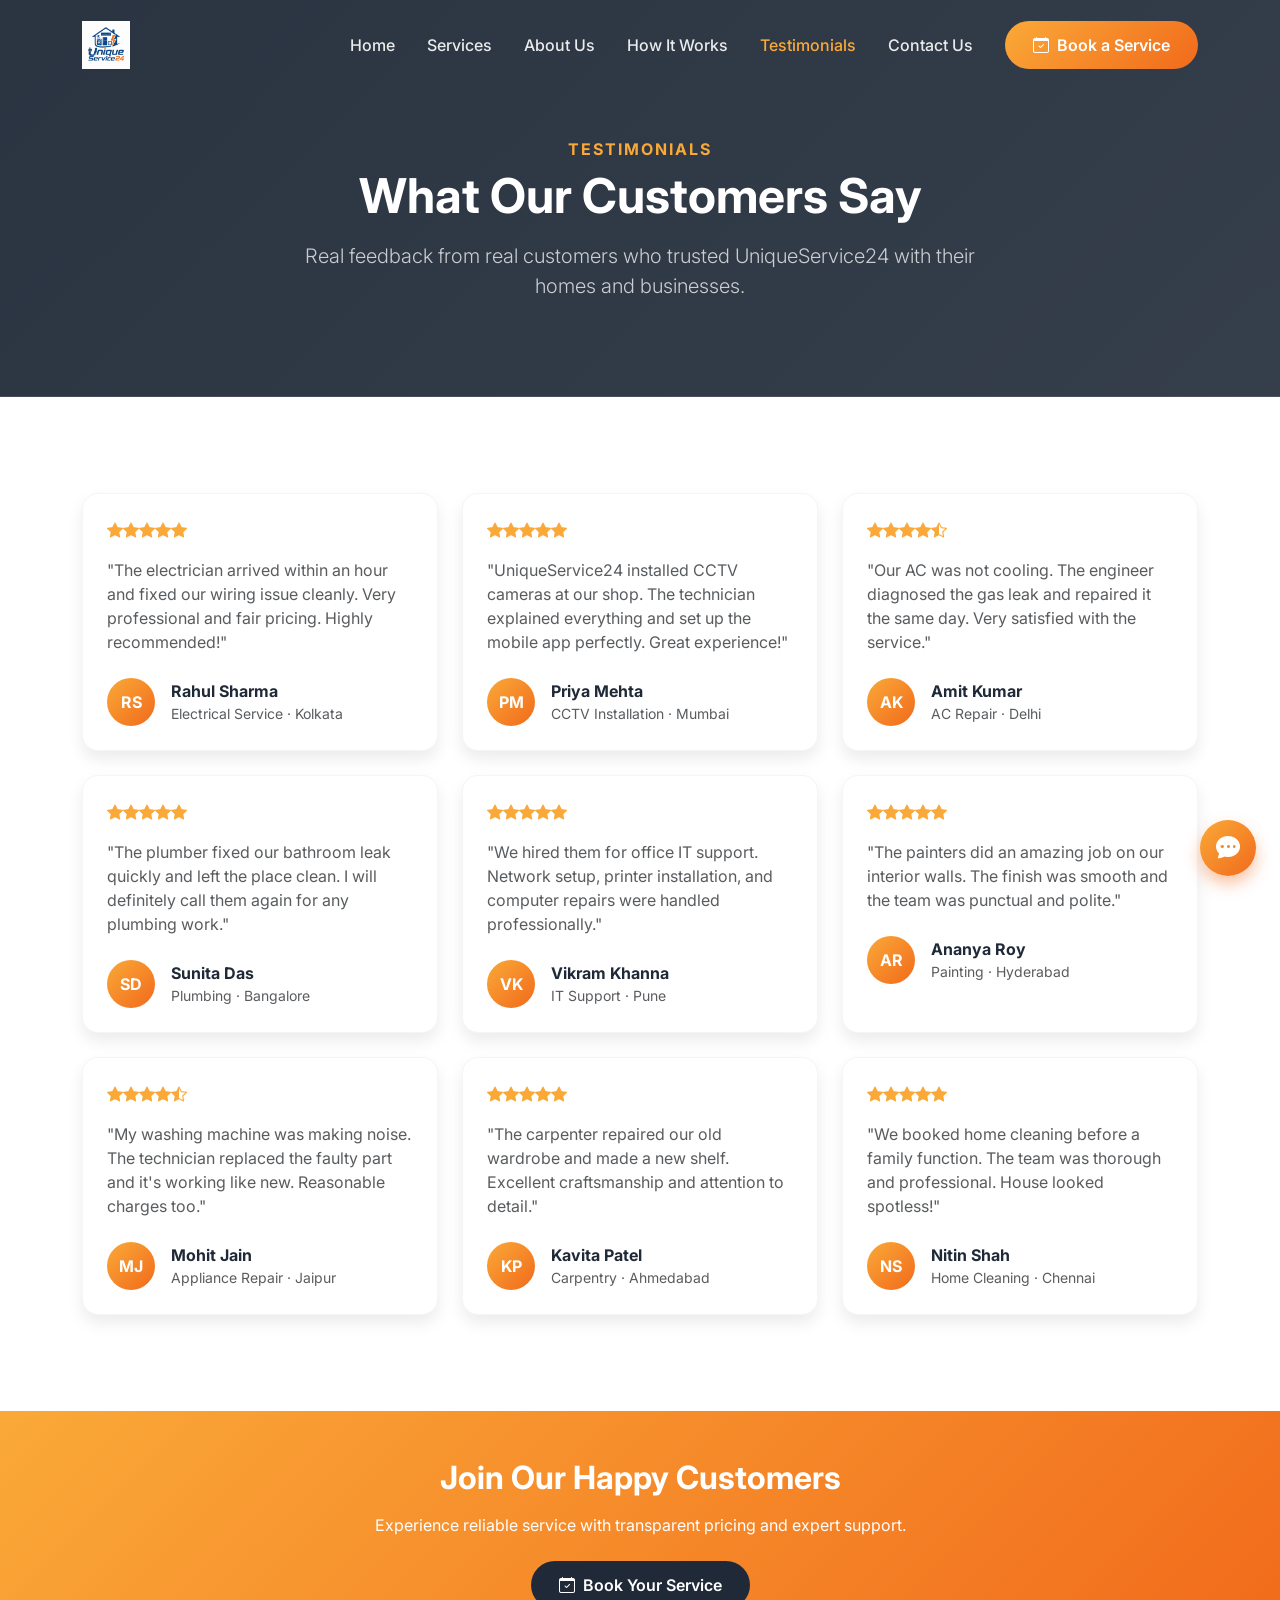
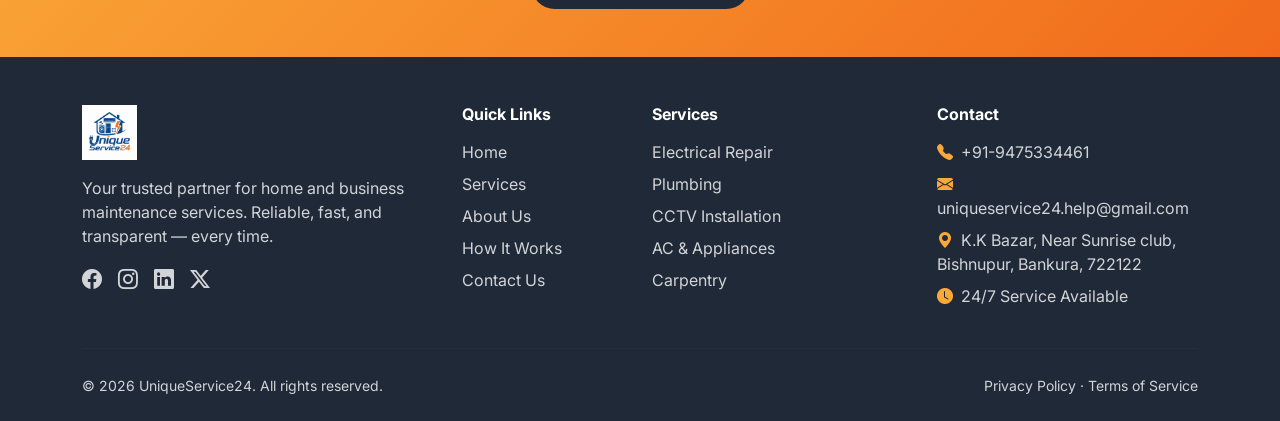
<file: testimonials.html>
<!DOCTYPE html>
<html lang="en">
<head>
    <meta charset="UTF-8">
    <meta name="viewport" content="width=device-width, initial-scale=1.0">
    <title>Testimonials - UniqueService24</title>
    <meta name="description" content="Read what customers say about UniqueService24 services — electrical, plumbing, CCTV, AC repair and more.">
    <link rel="preconnect" href="https://fonts.googleapis.com">
    <link href="https://fonts.googleapis.com/css2?family=Inter:wght@300;400;500;600;700&display=swap" rel="stylesheet">
    <link href="https://cdn.jsdelivr.net/npm/bootstrap@5.3.2/dist/css/bootstrap.min.css" rel="stylesheet">
    <link rel="stylesheet" href="https://cdn.jsdelivr.net/npm/bootstrap-icons@1.11.1/font/bootstrap-icons.css">
    <link href="https://unpkg.com/aos@2.3.1/dist/aos.css" rel="stylesheet">
    <link rel="icon" type="image/png" href="images/logo.png">
    <link rel="stylesheet" href="css/styles.css">
</head>
<body>
    <nav class="navbar navbar-expand-lg fixed-top us24-navbar">
        <div class="container">
            <a class="navbar-brand" href="index.html">
                <img src="images/logo.png" alt="UniqueService24" height="48">
            </a>
            <button class="navbar-toggler border-0" type="button" data-bs-toggle="collapse" data-bs-target="#mainNav">
                <span class="navbar-toggler-icon" style="filter: invert(1);"></span>
            </button>
            <div class="collapse navbar-collapse" id="mainNav">
                <ul class="navbar-nav ms-auto align-items-lg-center">
                    <li class="nav-item"><a class="nav-link" href="index.html">Home</a></li>
                    <li class="nav-item"><a class="nav-link" href="services.html">Services</a></li>
                    <li class="nav-item"><a class="nav-link" href="about.html">About Us</a></li>
                    <li class="nav-item"><a class="nav-link" href="how-it-works.html">How It Works</a></li>
                    <li class="nav-item"><a class="nav-link active" href="testimonials.html">Testimonials</a></li>
                    <li class="nav-item"><a class="nav-link" href="contact.html">Contact Us</a></li>
                    <li class="nav-item ms-lg-3 mt-2 mt-lg-0">
                        <a href="contact.html" class="us24-btn-primary text-decoration-none"><i class="bi bi-calendar-check"></i> Book a Service</a>
                    </li>
                </ul>
            </div>
        </div>
    </nav>

    <section class="us24-page-hero">
        <div class="container text-center">
            <h6 class="text-uppercase fw-bold mb-2" style="color: #FAA938; letter-spacing: 2px;" data-aos="fade-down">Testimonials</h6>
            <h1 class="display-5 fw-bold mb-3" data-aos="fade-up">What Our Customers Say</h1>
            <p class="lead opacity-75 mx-auto" style="max-width: 700px;" data-aos="fade-up" data-aos-delay="100">Real feedback from real customers who trusted UniqueService24 with their homes and businesses.</p>
        </div>
    </section>

    <section class="py-5 my-5">
        <div class="container">
            <div class="row g-4">
                <div class="col-md-6 col-lg-4" data-aos="fade-up" data-aos-delay="0">
                    <div class="us24-card p-4 h-100">
                        <div class="mb-3" style="color: #FAA938;">
                            <i class="bi bi-star-fill"></i><i class="bi bi-star-fill"></i><i class="bi bi-star-fill"></i><i class="bi bi-star-fill"></i><i class="bi bi-star-fill"></i>
                        </div>
                        <p class="text-muted mb-4">"The electrician arrived within an hour and fixed our wiring issue cleanly. Very professional and fair pricing. Highly recommended!"</p>
                        <div class="d-flex align-items-center mt-auto">
                            <div class="rounded-circle d-flex align-items-center justify-content-center fw-bold text-white me-3" style="width: 48px; height: 48px; background: linear-gradient(135deg, #FAA938, #F16A1B);">RS</div>
                            <div>
                                <div class="fw-bold" style="color: #1F2937;">Rahul Sharma</div>
                                <div class="small text-muted">Electrical Service &middot; Kolkata</div>
                            </div>
                        </div>
                    </div>
                </div>
                <div class="col-md-6 col-lg-4" data-aos="fade-up" data-aos-delay="100">
                    <div class="us24-card p-4 h-100">
                        <div class="mb-3" style="color: #FAA938;">
                            <i class="bi bi-star-fill"></i><i class="bi bi-star-fill"></i><i class="bi bi-star-fill"></i><i class="bi bi-star-fill"></i><i class="bi bi-star-fill"></i>
                        </div>
                        <p class="text-muted mb-4">"UniqueService24 installed CCTV cameras at our shop. The technician explained everything and set up the mobile app perfectly. Great experience!"</p>
                        <div class="d-flex align-items-center mt-auto">
                            <div class="rounded-circle d-flex align-items-center justify-content-center fw-bold text-white me-3" style="width: 48px; height: 48px; background: linear-gradient(135deg, #FAA938, #F16A1B);">PM</div>
                            <div>
                                <div class="fw-bold" style="color: #1F2937;">Priya Mehta</div>
                                <div class="small text-muted">CCTV Installation &middot; Mumbai</div>
                            </div>
                        </div>
                    </div>
                </div>
                <div class="col-md-6 col-lg-4" data-aos="fade-up" data-aos-delay="200">
                    <div class="us24-card p-4 h-100">
                        <div class="mb-3" style="color: #FAA938;">
                            <i class="bi bi-star-fill"></i><i class="bi bi-star-fill"></i><i class="bi bi-star-fill"></i><i class="bi bi-star-fill"></i><i class="bi bi-star-half"></i>
                        </div>
                        <p class="text-muted mb-4">"Our AC was not cooling. The engineer diagnosed the gas leak and repaired it the same day. Very satisfied with the service."</p>
                        <div class="d-flex align-items-center mt-auto">
                            <div class="rounded-circle d-flex align-items-center justify-content-center fw-bold text-white me-3" style="width: 48px; height: 48px; background: linear-gradient(135deg, #FAA938, #F16A1B);">AK</div>
                            <div>
                                <div class="fw-bold" style="color: #1F2937;">Amit Kumar</div>
                                <div class="small text-muted">AC Repair &middot; Delhi</div>
                            </div>
                        </div>
                    </div>
                </div>
                <div class="col-md-6 col-lg-4" data-aos="fade-up" data-aos-delay="0">
                    <div class="us24-card p-4 h-100">
                        <div class="mb-3" style="color: #FAA938;">
                            <i class="bi bi-star-fill"></i><i class="bi bi-star-fill"></i><i class="bi bi-star-fill"></i><i class="bi bi-star-fill"></i><i class="bi bi-star-fill"></i>
                        </div>
                        <p class="text-muted mb-4">"The plumber fixed our bathroom leak quickly and left the place clean. I will definitely call them again for any plumbing work."</p>
                        <div class="d-flex align-items-center mt-auto">
                            <div class="rounded-circle d-flex align-items-center justify-content-center fw-bold text-white me-3" style="width: 48px; height: 48px; background: linear-gradient(135deg, #FAA938, #F16A1B);">SD</div>
                            <div>
                                <div class="fw-bold" style="color: #1F2937;">Sunita Das</div>
                                <div class="small text-muted">Plumbing &middot; Bangalore</div>
                            </div>
                        </div>
                    </div>
                </div>
                <div class="col-md-6 col-lg-4" data-aos="fade-up" data-aos-delay="100">
                    <div class="us24-card p-4 h-100">
                        <div class="mb-3" style="color: #FAA938;">
                            <i class="bi bi-star-fill"></i><i class="bi bi-star-fill"></i><i class="bi bi-star-fill"></i><i class="bi bi-star-fill"></i><i class="bi bi-star-fill"></i>
                        </div>
                        <p class="text-muted mb-4">"We hired them for office IT support. Network setup, printer installation, and computer repairs were handled professionally."</p>
                        <div class="d-flex align-items-center mt-auto">
                            <div class="rounded-circle d-flex align-items-center justify-content-center fw-bold text-white me-3" style="width: 48px; height: 48px; background: linear-gradient(135deg, #FAA938, #F16A1B);">VK</div>
                            <div>
                                <div class="fw-bold" style="color: #1F2937;">Vikram Khanna</div>
                                <div class="small text-muted">IT Support &middot; Pune</div>
                            </div>
                        </div>
                    </div>
                </div>
                <div class="col-md-6 col-lg-4" data-aos="fade-up" data-aos-delay="200">
                    <div class="us24-card p-4 h-100">
                        <div class="mb-3" style="color: #FAA938;">
                            <i class="bi bi-star-fill"></i><i class="bi bi-star-fill"></i><i class="bi bi-star-fill"></i><i class="bi bi-star-fill"></i><i class="bi bi-star-fill"></i>
                        </div>
                        <p class="text-muted mb-4">"The painters did an amazing job on our interior walls. The finish was smooth and the team was punctual and polite."</p>
                        <div class="d-flex align-items-center mt-auto">
                            <div class="rounded-circle d-flex align-items-center justify-content-center fw-bold text-white me-3" style="width: 48px; height: 48px; background: linear-gradient(135deg, #FAA938, #F16A1B);">AR</div>
                            <div>
                                <div class="fw-bold" style="color: #1F2937;">Ananya Roy</div>
                                <div class="small text-muted">Painting &middot; Hyderabad</div>
                            </div>
                        </div>
                    </div>
                </div>
                <div class="col-md-6 col-lg-4" data-aos="fade-up" data-aos-delay="0">
                    <div class="us24-card p-4 h-100">
                        <div class="mb-3" style="color: #FAA938;">
                            <i class="bi bi-star-fill"></i><i class="bi bi-star-fill"></i><i class="bi bi-star-fill"></i><i class="bi bi-star-fill"></i><i class="bi bi-star-half"></i>
                        </div>
                        <p class="text-muted mb-4">"My washing machine was making noise. The technician replaced the faulty part and it's working like new. Reasonable charges too."</p>
                        <div class="d-flex align-items-center mt-auto">
                            <div class="rounded-circle d-flex align-items-center justify-content-center fw-bold text-white me-3" style="width: 48px; height: 48px; background: linear-gradient(135deg, #FAA938, #F16A1B);">MJ</div>
                            <div>
                                <div class="fw-bold" style="color: #1F2937;">Mohit Jain</div>
                                <div class="small text-muted">Appliance Repair &middot; Jaipur</div>
                            </div>
                        </div>
                    </div>
                </div>
                <div class="col-md-6 col-lg-4" data-aos="fade-up" data-aos-delay="100">
                    <div class="us24-card p-4 h-100">
                        <div class="mb-3" style="color: #FAA938;">
                            <i class="bi bi-star-fill"></i><i class="bi bi-star-fill"></i><i class="bi bi-star-fill"></i><i class="bi bi-star-fill"></i><i class="bi bi-star-fill"></i>
                        </div>
                        <p class="text-muted mb-4">"The carpenter repaired our old wardrobe and made a new shelf. Excellent craftsmanship and attention to detail."</p>
                        <div class="d-flex align-items-center mt-auto">
                            <div class="rounded-circle d-flex align-items-center justify-content-center fw-bold text-white me-3" style="width: 48px; height: 48px; background: linear-gradient(135deg, #FAA938, #F16A1B);">KP</div>
                            <div>
                                <div class="fw-bold" style="color: #1F2937;">Kavita Patel</div>
                                <div class="small text-muted">Carpentry &middot; Ahmedabad</div>
                            </div>
                        </div>
                    </div>
                </div>
                <div class="col-md-6 col-lg-4" data-aos="fade-up" data-aos-delay="200">
                    <div class="us24-card p-4 h-100">
                        <div class="mb-3" style="color: #FAA938;">
                            <i class="bi bi-star-fill"></i><i class="bi bi-star-fill"></i><i class="bi bi-star-fill"></i><i class="bi bi-star-fill"></i><i class="bi bi-star-fill"></i>
                        </div>
                        <p class="text-muted mb-4">"We booked home cleaning before a family function. The team was thorough and professional. House looked spotless!"</p>
                        <div class="d-flex align-items-center mt-auto">
                            <div class="rounded-circle d-flex align-items-center justify-content-center fw-bold text-white me-3" style="width: 48px; height: 48px; background: linear-gradient(135deg, #FAA938, #F16A1B);">NS</div>
                            <div>
                                <div class="fw-bold" style="color: #1F2937;">Nitin Shah</div>
                                <div class="small text-muted">Home Cleaning &middot; Chennai</div>
                            </div>
                        </div>
                    </div>
                </div>
            </div>
        </div>
    </section>

    <section class="py-5 us24-gradient-bg text-white">
        <div class="container text-center">
            <h2 class="fw-bold mb-3" data-aos="fade-up">Join Our Happy Customers</h2>
            <p class="mb-4 opacity-90" data-aos="fade-up" data-aos-delay="100" style="max-width: 600px; margin: 0 auto;">Experience reliable service with transparent pricing and expert support.</p>
            <a href="contact.html" class="us24-btn-navy text-decoration-none" data-aos="fade-up" data-aos-delay="200"><i class="bi bi-calendar-check"></i> Book Your Service</a>
        </div>
    </section>

    <footer class="us24-footer pt-5 pb-4">
        <div class="container">
            <div class="row g-4">
                <div class="col-lg-4">
                    <a class="d-block mb-3" href="index.html">
                        <img src="images/logo.png" alt="UniqueService24" height="55">
                    </a>
                    <p>Your trusted partner for home and business maintenance services. Reliable, fast, and transparent — every time.</p>
                    <div class="d-flex gap-3 mt-3">
                        <a href="#" class="fs-5"><i class="bi bi-facebook"></i></a>
                        <a href="#" class="fs-5"><i class="bi bi-instagram"></i></a>
                        <a href="#" class="fs-5"><i class="bi bi-linkedin"></i></a>
                        <a href="#" class="fs-5"><i class="bi bi-twitter-x"></i></a>
                    </div>
                </div>
                <div class="col-lg-2 col-md-4">
                    <h6 class="text-white fw-bold mb-3">Quick Links</h6>
                    <ul class="list-unstyled">
                        <li class="mb-2"><a href="index.html">Home</a></li>
                        <li class="mb-2"><a href="services.html">Services</a></li>
                        <li class="mb-2"><a href="about.html">About Us</a></li>
                        <li class="mb-2"><a href="how-it-works.html">How It Works</a></li>
                        <li class="mb-2"><a href="contact.html">Contact Us</a></li>
                    </ul>
                </div>
                <div class="col-lg-3 col-md-4">
                    <h6 class="text-white fw-bold mb-3">Services</h6>
                    <ul class="list-unstyled">
                        <li class="mb-2"><a href="services.html">Electrical Repair</a></li>
                        <li class="mb-2"><a href="services.html">Plumbing</a></li>
                        <li class="mb-2"><a href="services.html">CCTV Installation</a></li>
                        <li class="mb-2"><a href="services.html">AC & Appliances</a></li>
                        <li class="mb-2"><a href="services.html">Carpentry</a></li>
                    </ul>
                </div>
                <div class="col-lg-3 col-md-4">
                    <h6 class="text-white fw-bold mb-3">Contact</h6>
                    <ul class="list-unstyled">
                        <li class="mb-2"><i class="bi bi-telephone-fill me-2" style="color: #FAA938;"></i>+91-9475334461</li>
                        <li class="mb-2"><i class="bi bi-envelope-fill me-2" style="color: #FAA938;"></i>uniqueservice24.help@gmail.com</li>
                        <li class="mb-2"><i class="bi bi-geo-alt-fill me-2" style="color: #FAA938;"></i>K.K Bazar, Near Sunrise club, Bishnupur, Bankura, 722122</li>
                        <li class="mb-2"><i class="bi bi-clock-fill me-2" style="color: #FAA938;"></i>24/7 Service Available</li>
                    </ul>
                </div>
            </div>
            <hr class="my-4" style="border-color: rgba(255,255,255,0.1);">
            <div class="row">
                <div class="col-md-6 text-center text-md-start">
                    <small>&copy; <span class="current-year"></span> UniqueService24. All rights reserved.</small>
                </div>
                <div class="col-md-6 text-center text-md-end">
                    <small><a href="#">Privacy Policy</a> &middot; <a href="#">Terms of Service</a></small>
                </div>
            </div>
        </div>
    </footer>

    <a href="contact.html" class="us24-fab text-decoration-none" title="Contact Us">
        <i class="bi bi-chat-dots-fill fs-4"></i>
    </a>

    <script src="https://cdn.jsdelivr.net/npm/bootstrap@5.3.2/dist/js/bootstrap.bundle.min.js"></script>
    <script src="https://unpkg.com/aos@2.3.1/dist/aos.js"></script>
    <script src="js/main.js"></script>
</body>
</html>
</file>
<file: css/styles.css>
/* UniqueService24 Marketing Site - Custom Theme */

:root {
  --us24-orange: #FAA938;
  --us24-orange-deep: #F16A1B;
  --us24-navy: #1F2937;
  --us24-slate: #8A92A6;
  --us24-light: #F5F6FA;
  --us24-white: #ffffff;
  --us24-dark: #212529;
  --us24-radius: 0.75rem;
  --us24-radius-lg: 1rem;
  --us24-shadow: 0 0.5rem 1rem rgba(0, 0, 0, 0.08);
  --us24-shadow-lg: 0 1rem 2rem rgba(0, 0, 0, 0.12);
}

html, body {
  overflow-x: hidden;
}

body {
  font-family: 'Inter', system-ui, -apple-system, BlinkMacSystemFont, 'Segoe UI', Roboto, sans-serif;
  color: var(--us24-dark);
  scroll-behavior: smooth;
}

/* Gradient utilities */
.us24-gradient-text {
  background: linear-gradient(135deg, var(--us24-orange) 0%, var(--us24-orange-deep) 100%);
  -webkit-background-clip: text;
  -webkit-text-fill-color: transparent;
  background-clip: text;
}

.us24-gradient-bg {
  background: linear-gradient(135deg, var(--us24-orange) 0%, var(--us24-orange-deep) 100%);
}

.us24-gradient-hero {
  background: linear-gradient(135deg, rgba(31, 41, 55, 0.95) 0%, rgba(31, 41, 55, 0.85) 100%);
}

/* Buttons */
.us24-btn-primary {
  background: linear-gradient(135deg, var(--us24-orange) 0%, var(--us24-orange-deep) 100%);
  color: white;
  padding: 0.75rem 1.75rem;
  border-radius: 50rem;
  font-weight: 600;
  transition: all 0.3s ease;
  display: inline-flex;
  align-items: center;
  gap: 0.5rem;
  border: none;
}

.us24-btn-primary:hover {
  transform: translateY(-2px);
  box-shadow: 0 0.5rem 1.25rem rgba(241, 106, 27, 0.35);
  color: white;
}

.us24-btn-outline {
  border: 2px solid var(--us24-orange);
  color: var(--us24-orange);
  padding: 0.75rem 1.75rem;
  border-radius: 50rem;
  font-weight: 600;
  transition: all 0.3s ease;
  display: inline-flex;
  align-items: center;
  gap: 0.5rem;
  background: transparent;
}

.us24-btn-outline:hover {
  background: linear-gradient(135deg, var(--us24-orange) 0%, var(--us24-orange-deep) 100%);
  color: white;
  transform: translateY(-2px);
}

.us24-btn-navy {
  background-color: var(--us24-navy);
  color: white;
  padding: 0.75rem 1.75rem;
  border-radius: 50rem;
  font-weight: 600;
  transition: all 0.3s ease;
  display: inline-flex;
  align-items: center;
  gap: 0.5rem;
  border: none;
}

.us24-btn-navy:hover {
  background-color: #111827;
  transform: translateY(-2px);
  color: white;
}

/* Cards */
.us24-card {
  background: white;
  border-radius: var(--us24-radius-lg);
  box-shadow: var(--us24-shadow);
  transition: all 0.3s ease;
  border: 1px solid rgba(0, 0, 0, 0.04);
  overflow: hidden;
}

.us24-card:hover {
  transform: translateY(-6px);
  box-shadow: var(--us24-shadow-lg);
}

.us24-icon-box {
  width: 64px;
  height: 64px;
  border-radius: 1rem;
  display: flex;
  align-items: center;
  justify-content: center;
  font-size: 1.75rem;
  background: rgba(250, 169, 56, 0.12);
  color: var(--us24-orange-deep);
}

/* Section title */
.us24-section-title {
  font-weight: 700;
  color: var(--us24-navy);
  margin-bottom: 0.75rem;
}

.us24-section-subtitle {
  color: var(--us24-slate);
  max-width: 700px;
}

/* Navbar */
.us24-navbar {
  transition: all 0.3s ease;
  padding: 1rem 0;
}

.us24-navbar.scrolled {
  background: rgba(255, 255, 255, 0.98);
  backdrop-filter: blur(10px);
  box-shadow: 0 2px 20px rgba(0, 0, 0, 0.06);
  padding: 0.5rem 0;
}

.us24-navbar.scrolled .nav-link {
  color: var(--us24-navy) !important;
}

.us24-navbar.scrolled .navbar-brand {
  color: var(--us24-navy) !important;
}

.us24-navbar .nav-link {
  color: rgba(255, 255, 255, 0.9) !important;
  font-weight: 500;
  padding: 0.5rem 1rem !important;
  transition: color 0.3s ease;
}

.us24-navbar .nav-link:hover,
.us24-navbar .nav-link.active {
  color: var(--us24-orange) !important;
}

/* Mobile menu */
@media (max-width: 991px) {
  .us24-navbar .navbar-collapse {
    background: rgba(31, 41, 55, 0.98);
    backdrop-filter: blur(10px);
    border-radius: 1rem;
    padding: 1rem;
    margin-top: 0.75rem;
    box-shadow: 0 1rem 2rem rgba(0, 0, 0, 0.2);
    border: 1px solid rgba(255, 255, 255, 0.08);
  }

  .us24-navbar.scrolled .navbar-collapse {
    background: rgba(255, 255, 255, 0.98);
    border-color: rgba(0, 0, 0, 0.06);
  }

  .us24-navbar.scrolled .nav-link {
    color: var(--us24-navy) !important;
  }
}

/* Step number badges */
.us24-card:has(> .position-absolute.top-0.start-50.translate-middle) {
  overflow: visible;
  padding-top: 1.5rem;
}

/* Hero */
.us24-hero {
  min-height: 100vh;
  position: relative;
  display: flex;
  align-items: center;
  overflow: hidden;
  padding-top: 100px;
}

@media (max-width: 991px) {
  .us24-hero {
    padding-top: 120px;
  }
}

.us24-hero-bg {
  position: absolute;
  inset: 0;
  background: linear-gradient(135deg, rgba(31, 41, 55, 0.95) 0%, rgba(31, 41, 55, 0.88) 100%),
              url('https://images.unsplash.com/photo-1621905251189-08b45d6a269e?auto=format&fit=crop&w=1920&q=80');
  background-size: cover;
  background-position: center;
  z-index: -2;
}

.us24-hero-shape {
  position: absolute;
  border-radius: 50%;
  background: linear-gradient(135deg, rgba(250, 169, 56, 0.2), rgba(241, 106, 27, 0.1));
  z-index: -1;
  animation: float 8s ease-in-out infinite;
}

.us24-hero-shape-1 {
  width: 500px;
  height: 500px;
  top: -100px;
  right: -100px;
  animation-delay: 0s;
}

.us24-hero-shape-2 {
  width: 300px;
  height: 300px;
  bottom: 10%;
  left: -80px;
  animation-delay: 2s;
}

@keyframes float {
  0%, 100% { transform: translateY(0) rotate(0deg); }
  50% { transform: translateY(-20px) rotate(5deg); }
}

.us24-hero-image {
  animation: float 6s ease-in-out infinite;
  animation-delay: 1s;
}

/* Stats */
.us24-stat-card {
  background: rgba(255, 255, 255, 0.1);
  backdrop-filter: blur(10px);
  border: 1px solid rgba(255, 255, 255, 0.15);
  border-radius: 1rem;
  padding: 1.25rem;
  color: white;
}

/* Service card image overlay */
.us24-service-img {
  height: 220px;
  object-fit: cover;
  width: 100%;
}

/* How It Works step images - consistent crop */
.us24-step-img {
  width: 100%;
  aspect-ratio: 4 / 3;
  object-fit: cover;
  object-position: center;
}

/* Forms */
.us24-form-control {
  border: 1px solid #e2e8f0;
  border-radius: 0.75rem;
  padding: 0.875rem 1.25rem;
  transition: all 0.3s ease;
}

.us24-form-control:focus {
  border-color: var(--us24-orange);
  box-shadow: 0 0 0 4px rgba(250, 169, 56, 0.15);
  outline: none;
}

/* Footer */
.us24-footer {
  background-color: var(--us24-navy);
  color: rgba(255, 255, 255, 0.8);
}

.us24-footer a {
  color: rgba(255, 255, 255, 0.8);
  text-decoration: none;
  transition: color 0.3s ease;
}

.us24-footer a:hover {
  color: var(--us24-orange);
}

/* Floating call button */
.us24-fab {
  position: fixed;
  bottom: 1.5rem;
  right: 1.5rem;
  z-index: 999;
  width: 56px;
  height: 56px;
  border-radius: 50%;
  background: linear-gradient(135deg, var(--us24-orange) 0%, var(--us24-orange-deep) 100%);
  color: white;
  display: flex;
  align-items: center;
  justify-content: center;
  box-shadow: 0 0.5rem 1rem rgba(241, 106, 27, 0.4);
  transition: all 0.3s ease;
}

.us24-fab:hover {
  transform: scale(1.1);
  color: white;
}

/* Timeline */
.us24-timeline {
  position: relative;
}

.us24-timeline::before {
  content: '';
  position: absolute;
  left: 24px;
  top: 0;
  bottom: 0;
  width: 2px;
  background: linear-gradient(180deg, var(--us24-orange), var(--us24-orange-deep));
}

.us24-timeline-item {
  position: relative;
  padding-left: 70px;
  padding-bottom: 2.5rem;
}

.us24-timeline-dot {
  position: absolute;
  left: 12px;
  top: 0;
  width: 26px;
  height: 26px;
  border-radius: 50%;
  background: linear-gradient(135deg, var(--us24-orange), var(--us24-orange-deep));
  border: 4px solid white;
  box-shadow: 0 0 0 4px rgba(250, 169, 56, 0.2);
}

/* Page hero */
.us24-page-hero {
  padding-top: 140px;
  padding-bottom: 80px;
  background: linear-gradient(135deg, rgba(31, 41, 55, 0.95) 0%, rgba(31, 41, 55, 0.9) 100%),
              url('https://images.unsplash.com/photo-1581092921461-eab62e97a782?auto=format&fit=crop&w=1920&q=80');
  background-size: cover;
  background-position: center;
  color: white;
}

/* Toast / alert */
.us24-alert {
  border-radius: var(--us24-radius);
  padding: 1rem 1.25rem;
  margin-bottom: 1rem;
}

.us24-alert-success {
  background: rgba(26, 160, 83, 0.1);
  border: 1px solid rgba(26, 160, 83, 0.2);
  color: #1aa053;
}

/* Scroll reveal fallback */
[data-aos] {
  pointer-events: auto;
}
</file>
